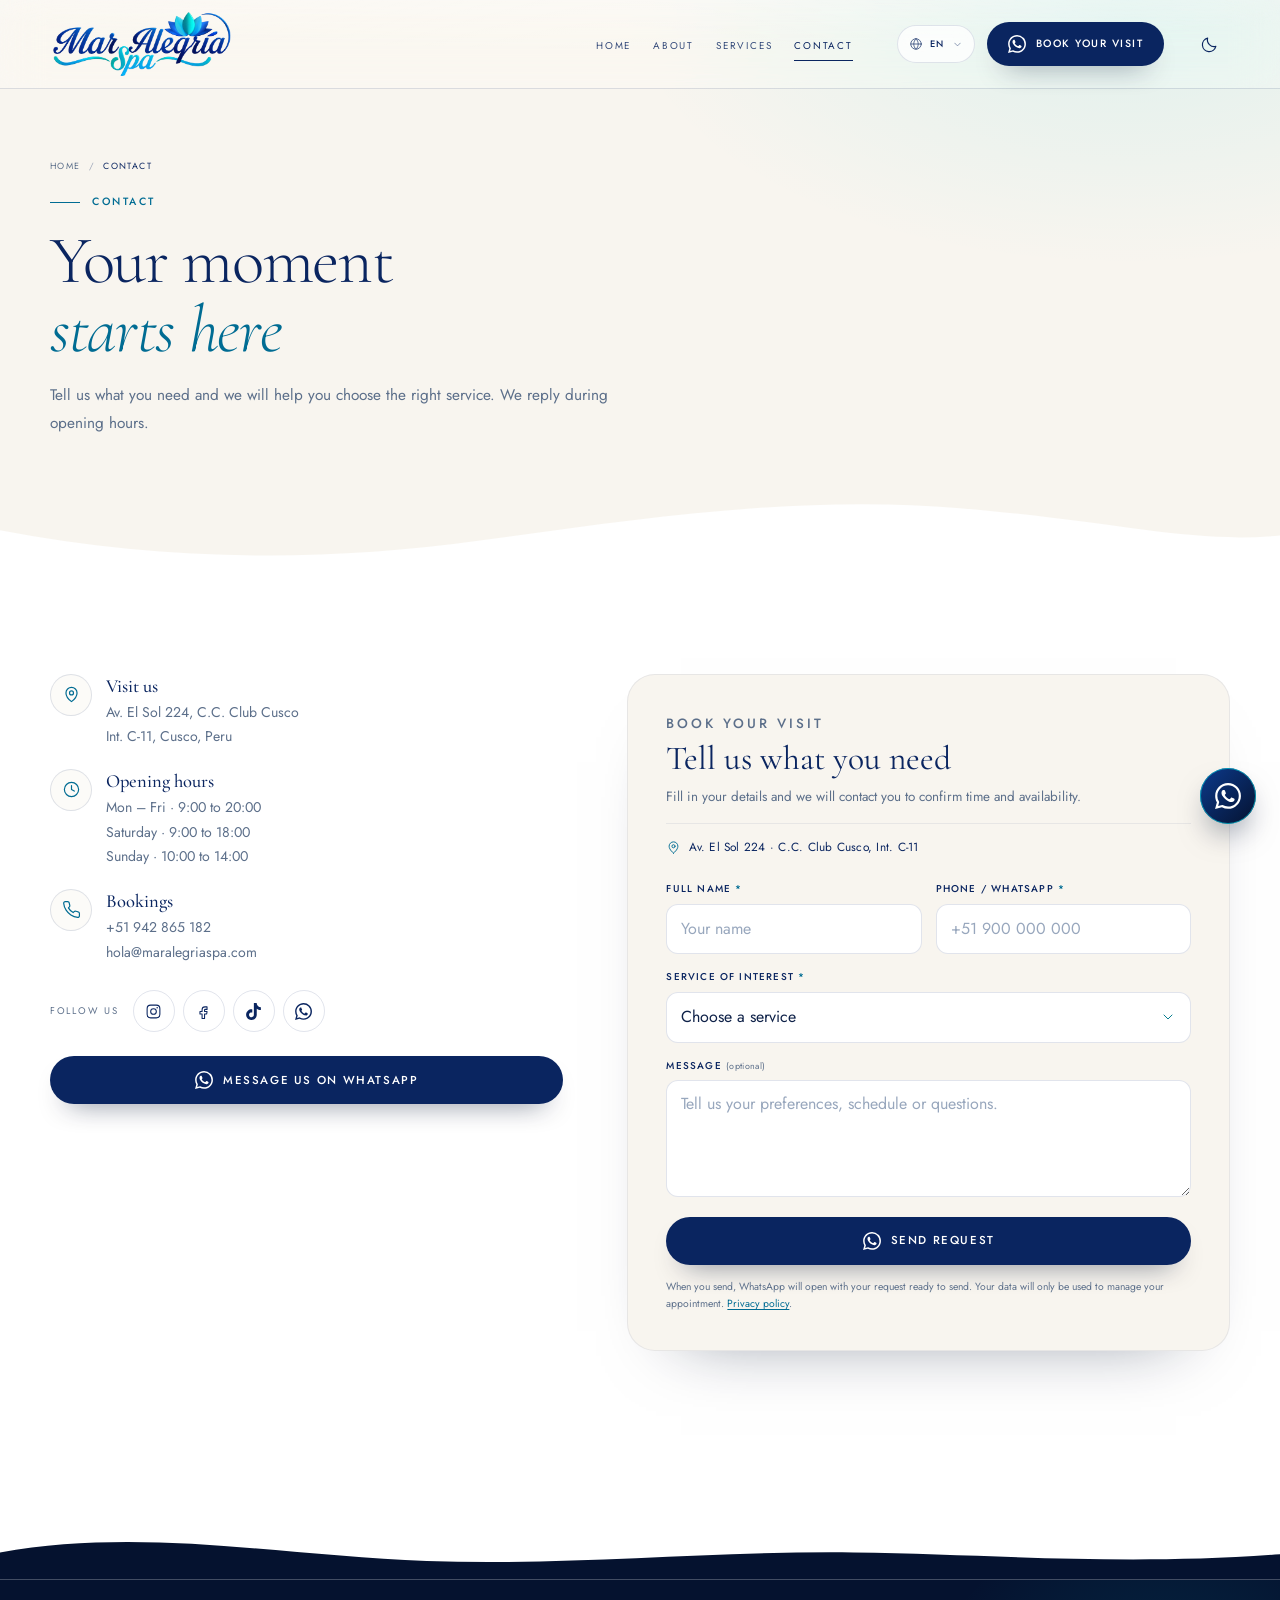
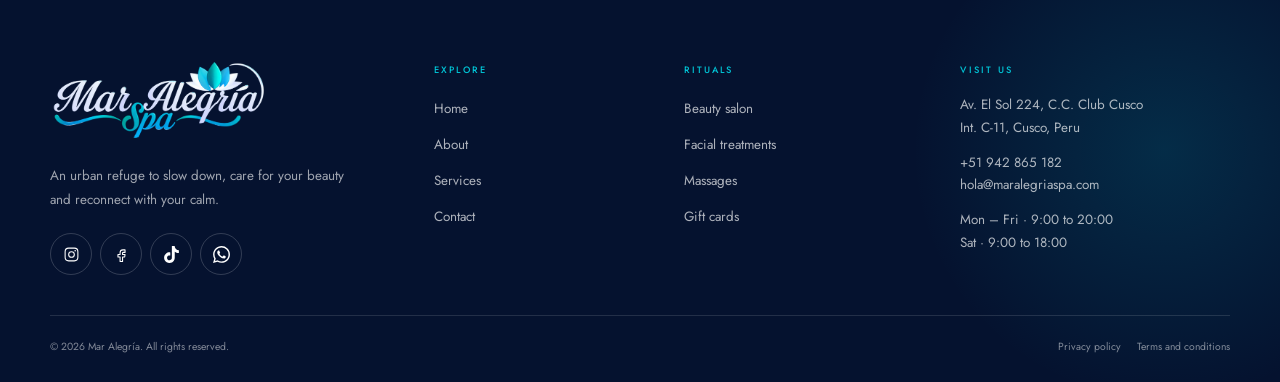
<file: contacto.html>
<!DOCTYPE html>
<html lang="es" data-theme="light">
<head>
  <meta charset="UTF-8">
  <meta name="viewport" content="width=device-width, initial-scale=1">
  <meta name="theme-color" content="#ffffff">
  <title data-i18n="meta.contact.title">Contacto y reservas · Mar Alegría</title>
  <meta name="description" data-i18n-attr="content:meta.contact.desc" content="Reserva tu cita en Mar Alegría: dirección, horarios, WhatsApp y formulario de contacto en Cusco.">
  <meta property="og:title" content="Contacto · Mar Alegría">
  <meta property="og:description" content="Escríbenos por WhatsApp, llámanos o completa el formulario. Te esperamos en Av. El Sol 224, Cusco.">
  <meta property="og:type" content="website">
  <meta property="og:image" content="https://images.pexels.com/photos/5605024/pexels-photo-5605024.jpeg?auto=compress&amp;cs=tinysrgb&amp;w=1200">
  <link rel="icon" href="assets/img/favicon.svg" type="image/svg+xml">
  <link rel="apple-touch-icon" href="assets/img/favicon.svg">

  <link rel="preconnect" href="https://fonts.googleapis.com">
  <link rel="preconnect" href="https://fonts.gstatic.com" crossorigin>
  <link href="https://fonts.googleapis.com/css2?family=Cormorant+Garamond:ital,wght@0,300;0,400;0,500;0,600;1,300;1,400&family=Jost:wght@300;400;500;600&display=swap" rel="stylesheet">

  <link rel="stylesheet" href="assets/css/styles.css">
  <script>
    (function () {
      try {
        var stored = localStorage.getItem('ma-theme');
        var theme = stored || (window.matchMedia('(prefers-color-scheme: dark)').matches ? 'dark' : 'light');
        document.documentElement.dataset.theme = theme;
        document.documentElement.style.colorScheme = theme;
      } catch (e) {}
      try {
        var lang = localStorage.getItem('ma-lang');
        if (!lang) {
          var nav = (navigator.language || 'es').slice(0, 2).toLowerCase();
          lang = nav === 'en' ? 'en' : nav === 'pt' ? 'pt' : 'es';
        }
        document.documentElement.lang = lang;
      } catch (e) {}
    })();
  </script>
  <script src="assets/js/i18n.js" defer></script>
  <script src="assets/js/main.js" defer></script>
</head>
<body data-page="contact">
  <a class="skip-link" href="#contenido" data-i18n="skip">Saltar al contenido</a>

  <svg class="svg-sprite" aria-hidden="true" focusable="false" xmlns="http://www.w3.org/2000/svg">
    <symbol id="i-arrow" viewBox="0 0 24 24"><path d="M4 12h15m-6-6 6 6-6 6"/></symbol>
    <symbol id="i-arrow-up" viewBox="0 0 24 24"><path d="M12 20V5m-6 6 6-6 6 6"/></symbol>
    <symbol id="i-arrow-up-right" viewBox="0 0 24 24"><path d="M7 17 17 7M8 7h9v9"/></symbol>
    <symbol id="i-whatsapp" viewBox="0 0 24 24"><path fill="currentColor" stroke="none" d="M17.47 14.38c-.3-.15-1.76-.87-2.03-.97-.27-.1-.47-.15-.67.15-.2.3-.77.97-.94 1.16-.17.2-.35.22-.64.08-.3-.15-1.26-.46-2.4-1.48-.88-.79-1.48-1.76-1.65-2.06-.17-.3-.02-.46.13-.6.13-.14.3-.35.45-.52.15-.18.2-.3.3-.5.1-.2.05-.37-.03-.52-.07-.15-.67-1.61-.92-2.2-.24-.58-.49-.5-.67-.51h-.57c-.2 0-.52.07-.8.37-.27.3-1.04 1.02-1.04 2.48 0 1.46 1.07 2.87 1.22 3.07.15.2 2.1 3.2 5.08 4.49.71.3 1.26.49 1.69.62.71.23 1.36.2 1.87.12.57-.09 1.76-.72 2-1.41.25-.7.25-1.29.18-1.42-.08-.12-.28-.2-.57-.34M12.05 21.8h-.01a9.87 9.87 0 0 1-5.03-1.38l-.36-.21-3.74.98 1-3.65-.24-.37a9.86 9.86 0 0 1-1.51-5.26c0-5.45 4.44-9.89 9.89-9.89 2.64 0 5.12 1.03 6.99 2.9a9.82 9.82 0 0 1 2.89 6.99c0 5.45-4.44 9.89-9.88 9.89m8.41-18.3A11.8 11.8 0 0 0 12.05 0C5.5 0 .16 5.33.16 11.89c0 2.1.55 4.14 1.59 5.95L.06 24l6.3-1.65a11.88 11.88 0 0 0 5.69 1.45h.01c6.55 0 11.89-5.34 11.89-11.9 0-3.18-1.23-6.17-3.48-8.41Z"/></symbol>
    <symbol id="i-instagram" viewBox="0 0 24 24"><rect x="3" y="3" width="18" height="18" rx="5"/><circle cx="12" cy="12" r="4"/><circle cx="17.2" cy="6.8" r="1.1" fill="currentColor" stroke="none"/></symbol>
    <symbol id="i-facebook" viewBox="0 0 24 24"><path d="M14 9h3V5.5h-3c-2.2 0-4 1.8-4 4V12H7v3.5h3V22h3.5v-6.5h3l.5-3.5h-3.5V9.8c0-.5.4-.8 1-.8Z"/></symbol>
    <symbol id="i-tiktok" viewBox="0 0 24 24"><path fill="currentColor" stroke="none" d="M12.53.02C13.84 0 15.14.01 16.44 0c.08 1.53.63 3.09 1.75 4.17 1.12 1.11 2.7 1.62 4.24 1.79v4.03c-1.44-.05-2.89-.35-4.2-.97-.57-.26-1.1-.59-1.62-.93-.01 2.92.01 5.84-.02 8.75-.08 1.4-.54 2.79-1.35 3.94-1.31 1.92-3.58 3.17-5.91 3.21-1.43.08-2.86-.31-4.08-1.03-2.02-1.19-3.44-3.37-3.65-5.71-.02-.5-.03-1-.01-1.49.18-1.9 1.12-3.72 2.58-4.96 1.66-1.44 3.98-2.13 6.15-1.72.02 1.48-.04 2.96-.04 4.44-.99-.32-2.15-.23-3.02.37-.63.41-1.11 1.04-1.36 1.75-.21.51-.15 1.07-.14 1.61.24 1.64 1.82 3.02 3.5 2.87 1.12-.01 2.19-.66 2.77-1.61.19-.33.4-.67.41-1.06.1-1.79.06-3.57.07-5.36.01-4.03-.01-8.05.02-12.07z"/></symbol>
    <symbol id="i-pin" viewBox="0 0 24 24"><path d="M12 21s7-5.3 7-11a7 7 0 1 0-14 0c0 5.7 7 11 7 11Z"/><circle cx="12" cy="10" r="2.5"/></symbol>
    <symbol id="i-clock" viewBox="0 0 24 24"><circle cx="12" cy="12" r="9"/><path d="M12 7v5l3.5 2"/></symbol>
    <symbol id="i-phone" viewBox="0 0 24 24"><path d="M22 16.92v3a2 2 0 0 1-2.18 2 19.8 19.8 0 0 1-8.63-3.07 19.5 19.5 0 0 1-6-6A19.8 19.8 0 0 1 2.12 4.2 2 2 0 0 1 4.11 2h3a2 2 0 0 1 2 1.72c.13.96.36 1.9.7 2.81a2 2 0 0 1-.45 2.11L8.09 9.91a16 16 0 0 0 6 6l1.27-1.27a2 2 0 0 1 2.11-.45c.91.34 1.85.57 2.81.7A2 2 0 0 1 22 16.92Z"/></symbol>
    <symbol id="i-mail" viewBox="0 0 24 24"><rect x="3" y="5" width="18" height="14" rx="2"/><path d="m3 7 9 6 9-6"/></symbol>
    <symbol id="i-check" viewBox="0 0 24 24"><path d="m4 12.5 5 5L20 6.5"/></symbol>
    <symbol id="i-sparkle" viewBox="0 0 24 24"><path d="M12 3c.6 4.8 4.2 8.4 9 9-4.8.6-8.4 4.2-9 9-.6-4.8-4.2-8.4-9-9 4.8-.6 8.4-4.2 9-9Z"/></symbol>
    <symbol id="i-lotus" viewBox="0 0 24 24"><path d="M12 20c-3.4 0-6.3-2-7.6-4.8 1.9-.3 3.6.2 5 1.4-1-3-.6-5.7 1-8.1.9 1.6 1.5 3.3 1.8 5.2.3-1.9.9-3.6 1.8-5.2 1.6 2.4 2 5.1 1 8.1 1.4-1.2 3.1-1.7 5-1.4C18.3 18 15.4 20 12 20Z"/><path d="M12 20v-3"/></symbol>
    <symbol id="i-globe" viewBox="0 0 24 24"><circle cx="12" cy="12" r="9"/><path d="M3 12h18M12 3c2.5 2.5 3.8 5.5 3.8 9S14.5 18.5 12 21c-2.5-2.5-3.8-5.5-3.8-9S9.5 5.5 12 3Z"/></symbol>
    <symbol id="i-chevron" viewBox="0 0 24 24"><path d="m6 9 6 6 6-6"/></symbol>
    <symbol id="i-stones" viewBox="0 0 24 24"><ellipse cx="12" cy="17.5" rx="8" ry="3"/><ellipse cx="12" cy="12" rx="5.8" ry="2.4"/><ellipse cx="12.4" cy="7" rx="3.8" ry="1.9"/></symbol>
    <symbol id="i-waves" viewBox="0 0 24 24"><path d="M3 9c2.3-2 4.6-2 7 0s4.7 2 7 0 4-2 4-2M3 15c2.3-2 4.6-2 7 0s4.7 2 7 0 4-2 4-2"/></symbol>
    <symbol id="i-face" viewBox="0 0 24 24"><circle cx="12" cy="12" r="8.5"/><path d="M8.5 10.5c.5-.6 1.5-.6 2 0M13.5 10.5c.5-.6 1.5-.6 2 0M9 14.8c1.8 1.4 4.2 1.4 6 0"/></symbol>
    <symbol id="i-leaf" viewBox="0 0 24 24"><path d="M5 19C5 12 10 7 19 6c-1 9-6 14-13 14"/><path d="M5 19c3-6 7-9 11-10.5"/></symbol>
    <symbol id="i-hand" viewBox="0 0 24 24"><path d="M8 13V6.5a1.5 1.5 0 0 1 3 0V12m0-6.5a1.5 1.5 0 0 1 3 0V12m0-5.5a1.5 1.5 0 0 1 3 0V13m0-4.5a1.5 1.5 0 0 1 3 0V16a5 5 0 0 1-5 5h-1.5a5.5 5.5 0 0 1-4.4-2.2L5 13.5a1.7 1.7 0 0 1 2.6-2.1L8 12"/></symbol>
    <symbol id="i-scissors" viewBox="0 0 24 24"><circle cx="6" cy="6" r="2.5"/><circle cx="6" cy="18" r="2.5"/><path d="M8.2 7.5 20 19M20 5 8.2 16.5"/></symbol>
    <symbol id="i-bottle" viewBox="0 0 24 24"><path d="M10 3h4v5h-4z"/><path d="M8 10c0-1.1.9-2 2-2h4c1.1 0 2 .9 2 2v8a3 3 0 0 1-3 3h-2a3 3 0 0 1-3-3z"/><path d="M10.5 14h3"/></symbol>
    <symbol id="i-palette" viewBox="0 0 24 24"><circle cx="12" cy="12" r="9"/><circle cx="8.5" cy="9" r="1.2" fill="currentColor" stroke="none"/><circle cx="12" cy="7" r="1.2" fill="currentColor" stroke="none"/><circle cx="15.5" cy="9" r="1.2" fill="currentColor" stroke="none"/><path d="M12 21c-1.4-1.2-.6-3 .6-3.6 1.4-.7 2.9.3 3.4 1.6.6 1.6-.6 2-1.5 2"/></symbol>
    <symbol id="i-sun" viewBox="0 0 24 24"><circle cx="12" cy="12" r="4.2"/><path d="M12 2v2.4M12 19.6V22M2 12h2.4M19.6 12H22M4.9 4.9l1.7 1.7M17.4 17.4l1.7 1.7M19.1 4.9l-1.7 1.7M6.6 17.4l-1.7 1.7"/></symbol>
    <symbol id="i-moon" viewBox="0 0 24 24"><path d="M20 14.4A8.6 8.6 0 0 1 9.6 4 8.6 8.6 0 1 0 20 14.4Z"/></symbol>
  </svg>

  <header class="site-header site-header--solid" id="siteHeader">
    <div class="container header__inner">
      <a class="brand" href="index.html" aria-label="Mar Alegría Spa">
        <img class="brand__logo brand__logo--color" src="assets/img/logo.png" alt="Mar Alegría Spa" width="600" height="209" decoding="async" fetchpriority="high">
        <img class="brand__logo brand__logo--light" src="assets/img/logo-light.png" alt="" width="600" height="209" decoding="async" fetchpriority="high">
      </a>

      <nav class="nav" aria-label="Navegación principal" data-i18n-attr="aria-label:nav.main">
        <ul class="nav__list">
          <li><a class="nav__link" href="index.html" data-i18n="nav.home">Inicio</a></li>
          <li><a class="nav__link" href="nosotros.html" data-i18n="nav.about">Nosotros</a></li>
          <li><a class="nav__link" href="servicios.html" data-i18n="nav.services">Servicios</a></li>
          <li><a class="nav__link" href="contacto.html" aria-current="page" data-i18n="nav.contact">Contacto</a></li>
        </ul>
        <div class="header__tools">
          <div class="lang-switcher header__lang" data-lang-switcher>
            <button class="lang-switcher__trigger" type="button" aria-haspopup="menu" aria-expanded="false" aria-label="Idioma" data-i18n-attr="aria-label:nav.language">
              <svg class="icon lang-switcher__globe" aria-hidden="true"><use href="#i-globe"></use></svg>
              <span class="lang-switcher__value" data-lang-value>ES</span>
              <svg class="icon lang-switcher__chevron" aria-hidden="true"><use href="#i-chevron"></use></svg>
            </button>
            <div class="lang-switcher__menu" role="menu" aria-label="Idioma" data-i18n-attr="aria-label:nav.language">
              <button class="lang-switcher__option is-active" type="button" role="menuitemradio" aria-checked="true" data-lang="es" lang="es">
                <span class="lang-switcher__code">ES</span>
                <span class="lang-switcher__name">Español</span>
                <svg class="icon lang-switcher__check" aria-hidden="true"><use href="#i-check"></use></svg>
              </button>
              <button class="lang-switcher__option" type="button" role="menuitemradio" aria-checked="false" data-lang="en" lang="en">
                <span class="lang-switcher__code">EN</span>
                <span class="lang-switcher__name">English</span>
                <svg class="icon lang-switcher__check" aria-hidden="true"><use href="#i-check"></use></svg>
              </button>
              <button class="lang-switcher__option" type="button" role="menuitemradio" aria-checked="false" data-lang="pt" lang="pt">
                <span class="lang-switcher__code">PT</span>
                <span class="lang-switcher__name">Português</span>
                <svg class="icon lang-switcher__check" aria-hidden="true"><use href="#i-check"></use></svg>
              </button>
            </div>
          </div>
          <a class="btn btn--primary btn--sm nav__cta js-wa" href="https://wa.me/51942865182" target="_blank" rel="noopener">
            <svg class="icon" aria-hidden="true"><use href="#i-whatsapp"></use></svg>
            <span data-i18n="cta.book">Reserva tu cita</span>
          </a>
        </div>
      </nav>

      <div class="header__actions">
        <div class="lang-switcher header__lang header__lang--mobile" data-lang-switcher>
          <button class="lang-switcher__trigger" type="button" aria-haspopup="menu" aria-expanded="false" aria-label="Idioma" data-i18n-attr="aria-label:nav.language">
            <svg class="icon lang-switcher__globe" aria-hidden="true"><use href="#i-globe"></use></svg>
            <span class="lang-switcher__value" data-lang-value>ES</span>
            <svg class="icon lang-switcher__chevron" aria-hidden="true"><use href="#i-chevron"></use></svg>
          </button>
          <div class="lang-switcher__menu" role="menu" aria-label="Idioma" data-i18n-attr="aria-label:nav.language">
            <button class="lang-switcher__option is-active" type="button" role="menuitemradio" aria-checked="true" data-lang="es" lang="es">
              <span class="lang-switcher__code">ES</span>
              <span class="lang-switcher__name">Español</span>
              <svg class="icon lang-switcher__check" aria-hidden="true"><use href="#i-check"></use></svg>
            </button>
            <button class="lang-switcher__option" type="button" role="menuitemradio" aria-checked="false" data-lang="en" lang="en">
              <span class="lang-switcher__code">EN</span>
              <span class="lang-switcher__name">English</span>
              <svg class="icon lang-switcher__check" aria-hidden="true"><use href="#i-check"></use></svg>
            </button>
            <button class="lang-switcher__option" type="button" role="menuitemradio" aria-checked="false" data-lang="pt" lang="pt">
              <span class="lang-switcher__code">PT</span>
              <span class="lang-switcher__name">Português</span>
              <svg class="icon lang-switcher__check" aria-hidden="true"><use href="#i-check"></use></svg>
            </button>
          </div>
        </div>
        <button class="icon-btn js-theme" type="button" aria-pressed="false" aria-label="Cambiar a modo oscuro">
          <svg class="icon theme-icon theme-icon--moon" aria-hidden="true"><use href="#i-moon"></use></svg>
          <svg class="icon theme-icon theme-icon--sun" aria-hidden="true"><use href="#i-sun"></use></svg>
        </button>
        <button class="nav-toggle" id="navToggle" type="button" aria-expanded="false" aria-controls="mobileMenu" aria-label="Abrir menú">
          <span class="nav-toggle__box" aria-hidden="true"><span></span><span></span><span></span></span>
        </button>
      </div>
    </div>
  </header>

  <div class="mobile-menu" id="mobileMenu" aria-hidden="true">
    <div class="container mobile-menu__inner">
      <nav aria-label="Navegación móvil" data-i18n-attr="aria-label:nav.mobile">
        <ul class="mobile-menu__list">
          <li><a href="index.html"><span>01</span><span data-i18n="nav.home">Inicio</span></a></li>
          <li><a href="nosotros.html"><span>02</span><span data-i18n="nav.about">Nosotros</span></a></li>
          <li><a href="servicios.html"><span>03</span><span data-i18n="nav.services">Servicios</span></a></li>
          <li><a href="contacto.html" aria-current="page"><span>04</span><span data-i18n="nav.contact">Contacto</span></a></li>
        </ul>
      </nav>
      <div class="mobile-menu__footer">
        <a class="btn btn--light btn--block js-wa" href="https://wa.me/51942865182" target="_blank" rel="noopener">
          <svg class="icon" aria-hidden="true"><use href="#i-whatsapp"></use></svg>
          <span data-i18n="cta.book">Reserva tu cita</span>
        </a>
        <a class="mobile-menu__phone" href="tel:+51942865182">+51 942 865 182</a>
        <div class="socials socials--light">
          <a href="https://www.instagram.com/maralegriaspa/" target="_blank" rel="noopener" data-i18n-attr="aria-label:social.instagram" aria-label="Instagram de Mar Alegría"><svg class="icon" aria-hidden="true"><use href="#i-instagram"></use></svg></a>
          <a href="https://www.facebook.com/maralegria.spa" target="_blank" rel="noopener" data-i18n-attr="aria-label:social.facebook" aria-label="Facebook de Mar Alegría"><svg class="icon" aria-hidden="true"><use href="#i-facebook"></use></svg></a>
          <a href="https://www.tiktok.com/@maralegriaspa" target="_blank" rel="noopener" data-i18n-attr="aria-label:social.tiktok" aria-label="TikTok de Mar Alegría"><svg class="icon" aria-hidden="true"><use href="#i-tiktok"></use></svg></a>
          <a class="js-wa" href="https://wa.me/51942865182" target="_blank" rel="noopener" data-i18n-attr="aria-label:social.whatsapp" aria-label="WhatsApp de Mar Alegría"><svg class="icon" aria-hidden="true"><use href="#i-whatsapp"></use></svg></a>
        </div>
      </div>
    </div>
  </div>

  <main id="contenido">
    <section class="page-hero">
      <div class="container">
        <nav class="breadcrumb" aria-label="Ruta de navegación" data-i18n-attr="aria-label:nav.breadcrumb">
          <ol>
            <li><a href="index.html" data-i18n="nav.home">Inicio</a></li>
            <li aria-current="page" data-i18n="nav.contact">Contacto</li>
          </ol>
        </nav>
        <div class="page-hero__inner">
          <p class="eyebrow" data-i18n="contact.eyebrow">Contacto</p>
          <h1 class="page-title" data-i18n-html="contact.titleHtml">Tu momento<br><em>empieza aquí</em></h1>
          <p class="page-lead" data-i18n="contact.lead">Cuéntanos qué necesitas y te ayudaremos a elegir el servicio ideal. Respondemos dentro del horario de atención.</p>
        </div>
      </div>
      <div class="wave" aria-hidden="true">
        <svg viewBox="0 0 1440 90" preserveAspectRatio="none"><path class="wave__fill" d="M0 52c180 36 360 38 540 12 180-26 360-54 540-38 180 16 260 42 360 32v32H0Z"/></svg>
      </div>
    </section>

    <section class="section contact">
      <div class="container contact__grid">
        <div class="contact__info reveal">
          <ul class="contact-list">
            <li class="contact-item">
              <span class="contact-item__icon" aria-hidden="true"><svg class="icon"><use href="#i-pin"></use></svg></span>
              <div>
                <h2 class="contact-item__title" data-i18n="contact.visit">Visítanos</h2>
                <p data-i18n-html="contact.addressHtml">Av. El Sol 224, C.C. Club Cusco<br>Int. C-11, Cusco, Perú</p>
              </div>
            </li>
            <li class="contact-item">
              <span class="contact-item__icon" aria-hidden="true"><svg class="icon"><use href="#i-clock"></use></svg></span>
              <div>
                <h2 class="contact-item__title" data-i18n="contact.hours">Horarios</h2>
                <p data-i18n-html="contact.hoursHtml">Lun – Vie · 9:00 a 20:00<br>Sábado · 9:00 a 18:00<br>Domingo · 10:00 a 14:00</p>
              </div>
            </li>
            <li class="contact-item">
              <span class="contact-item__icon" aria-hidden="true"><svg class="icon"><use href="#i-phone"></use></svg></span>
              <div>
                <h2 class="contact-item__title" data-i18n="contact.bookings">Reservas</h2>
                <p>
                  <a href="tel:+51942865182">+51 942 865 182</a><br>
                  <a href="mailto:hola@maralegriaspa.com">hola@maralegriaspa.com</a>
                </p>
              </div>
            </li>
          </ul>

          <div class="contact__socials">
            <span data-i18n="contact.socialsLabel">Síguenos</span>
            <div class="socials">
              <a href="https://www.instagram.com/maralegriaspa/" target="_blank" rel="noopener" data-i18n-attr="aria-label:social.instagram" aria-label="Instagram de Mar Alegría"><svg class="icon" aria-hidden="true"><use href="#i-instagram"></use></svg></a>
              <a href="https://www.facebook.com/maralegria.spa" target="_blank" rel="noopener" data-i18n-attr="aria-label:social.facebook" aria-label="Facebook de Mar Alegría"><svg class="icon" aria-hidden="true"><use href="#i-facebook"></use></svg></a>
              <a href="https://www.tiktok.com/@maralegriaspa" target="_blank" rel="noopener" data-i18n-attr="aria-label:social.tiktok" aria-label="TikTok de Mar Alegría"><svg class="icon" aria-hidden="true"><use href="#i-tiktok"></use></svg></a>
              <a class="js-wa" href="https://wa.me/51942865182" target="_blank" rel="noopener" data-i18n-attr="aria-label:social.whatsapp" aria-label="WhatsApp de Mar Alegría"><svg class="icon" aria-hidden="true"><use href="#i-whatsapp"></use></svg></a>
            </div>
          </div>

          <a class="btn btn--primary btn--block js-wa" href="https://wa.me/51942865182" target="_blank" rel="noopener">
            <svg class="icon" aria-hidden="true"><use href="#i-whatsapp"></use></svg>
            <span data-i18n="contact.waBtn">Escríbenos por WhatsApp</span>
          </a>

        </div>

        <div class="contact__form-wrap reveal">
          <div class="form__head">
            <p class="form__eyebrow" data-i18n="form.eyebrow">Reserva tu cita</p>
            <h2 data-i18n="form.title">Cuéntanos qué necesitas</h2>
            <p data-i18n="form.lead">Completa tus datos y te contactaremos para confirmar horario y disponibilidad.</p>
            <p class="form__location">
              <svg class="icon" aria-hidden="true"><use href="#i-pin"></use></svg>
              <span>Av. El Sol 224 · C.C. Club Cusco, Int. C-11</span>
            </p>
          </div>

          <form class="form" id="contactForm" novalidate>
            <div class="form__row">
              <div class="field">
                <label for="name"><span data-i18n="form.name">Nombre completo</span> <span aria-hidden="true">*</span></label>
                <input type="text" id="name" name="name" autocomplete="name" placeholder="Tu nombre" data-i18n-attr="placeholder:form.namePlaceholder" aria-describedby="nameError" required>
                <p class="field__error" id="nameError" aria-live="polite"></p>
              </div>
              <div class="field">
                <label for="phone"><span data-i18n="form.phone">Teléfono / WhatsApp</span> <span aria-hidden="true">*</span></label>
                <input type="tel" id="phone" name="phone" inputmode="tel" autocomplete="tel" placeholder="+51 900 000 000" data-i18n-attr="placeholder:form.phonePlaceholder" aria-describedby="phoneError" required>
                <p class="field__error" id="phoneError" aria-live="polite"></p>
              </div>
            </div>

            <div class="field">
              <label for="service"><span data-i18n="form.service">Servicio de interés</span> <span aria-hidden="true">*</span></label>
              <select id="service" name="service" aria-describedby="serviceError" required>
                <option value="" selected data-i18n="form.servicePlaceholder">Selecciona un servicio</option>
                <optgroup label="Salón de belleza" data-i18n-attr="label:form.groupSalon">
                  <option value="corte" data-i18n="svc.corte.name">Corte &amp; styling</option>
                  <option value="color" data-i18n="svc.color.name">Color &amp; mechas</option>
                  <option value="manicura" data-i18n="svc.manicura.name">Manicura spa</option>
                  <option value="pedicura" data-i18n="svc.pedicura.name">Pedicura spa</option>
                  <option value="capilar" data-i18n="svc.capilar.name">Hidratación capilar</option>
                  <option value="maquillaje" data-i18n="svc.maquillaje.name">Maquillaje &amp; peinado</option>
                </optgroup>
                <optgroup label="Tratamientos faciales" data-i18n-attr="label:form.groupFacial">
                  <option value="limpieza" data-i18n="svc.limpieza.name">Limpieza facial profunda</option>
                  <option value="hidratacion" data-i18n="svc.hidratacion.name">Hidratación facial</option>
                  <option value="iluminador" data-i18n="svc.iluminador.name">Ritual iluminador</option>
                </optgroup>
                <optgroup label="Masajes" data-i18n-attr="label:form.groupMassage">
                  <option value="relajante" data-i18n="svc.relajante.name">Masaje relajante</option>
                  <option value="descontracturante" data-i18n="svc.descontracturante.name">Masaje descontracturante</option>
                  <option value="piedras" data-i18n="svc.piedras.name">Piedras calientes</option>
                </optgroup>
                <option value="otro" data-i18n="form.optionOther">Otro / quiero asesoría</option>
              </select>
              <p class="field__error" id="serviceError" aria-live="polite"></p>
            </div>

            <div class="field">
              <label for="message"><span data-i18n="form.message">Mensaje</span> <span class="field__optional" data-i18n="form.optional">(opcional)</span></label>
              <textarea id="message" name="message" rows="4" placeholder="Cuéntanos tus preferencias, horarios o inquietudes." data-i18n-attr="placeholder:form.messagePlaceholder"></textarea>
            </div>

            <button class="btn btn--primary btn--block" type="submit">
              <svg class="icon" aria-hidden="true"><use href="#i-whatsapp"></use></svg>
              <span data-i18n="form.submit">Enviar solicitud</span>
            </button>

            <p class="form__legal" data-i18n-html="form.legalHtml">Al enviar, se abrirá WhatsApp con tu solicitud lista para enviar. Tus datos solo se usarán para gestionar tu cita. <a href="#">Política de privacidad</a>.</p>
            <p class="form__status" id="formStatus" role="status" aria-live="polite"></p>
            <noscript><p class="form__legal" data-i18n-html="form.noscriptHtml">Activa JavaScript para usar el formulario o escríbenos directamente al <a href="https://wa.me/51942865182">+51 942 865 182</a>.</p></noscript>
          </form>
        </div>
      </div>
    </section>
  </main>

  <div class="pre-footer-wave" aria-hidden="true">
    <svg viewBox="0 0 1440 90" preserveAspectRatio="none"><path fill="#05122F" d="M0 58c160-30 320 4 480 10s320-12 480-10 300 16 480 2v30H0Z"/></svg>
  </div>

  <footer class="footer">
    <div class="container footer__grid">
      <div class="footer__brand">
        <a class="brand brand--footer" href="index.html" aria-label="Mar Alegría Spa">
          <img class="brand__logo brand__logo--color" src="assets/img/logo.png" alt="Mar Alegría Spa" width="600" height="209" loading="lazy" decoding="async">
          <img class="brand__logo brand__logo--light" src="assets/img/logo-light.png" alt="" width="600" height="209" loading="lazy" decoding="async">
        </a>
        <p data-i18n="footer.tagline">Un refugio urbano para bajar el ritmo, cuidar tu belleza y reencontrarte con tu calma.</p>
        <div class="socials socials--light">
          <a href="https://www.instagram.com/maralegriaspa/" target="_blank" rel="noopener" data-i18n-attr="aria-label:social.instagram" aria-label="Instagram de Mar Alegría"><svg class="icon" aria-hidden="true"><use href="#i-instagram"></use></svg></a>
          <a href="https://www.facebook.com/maralegria.spa" target="_blank" rel="noopener" data-i18n-attr="aria-label:social.facebook" aria-label="Facebook de Mar Alegría"><svg class="icon" aria-hidden="true"><use href="#i-facebook"></use></svg></a>
          <a href="https://www.tiktok.com/@maralegriaspa" target="_blank" rel="noopener" data-i18n-attr="aria-label:social.tiktok" aria-label="TikTok de Mar Alegría"><svg class="icon" aria-hidden="true"><use href="#i-tiktok"></use></svg></a>
          <a class="js-wa" href="https://wa.me/51942865182" target="_blank" rel="noopener" data-i18n-attr="aria-label:social.whatsapp" aria-label="WhatsApp de Mar Alegría"><svg class="icon" aria-hidden="true"><use href="#i-whatsapp"></use></svg></a>
        </div>
      </div>

      <nav class="footer__col" aria-label="Explorar" data-i18n-attr="aria-label:footer.exploreLabel">
        <h3 data-i18n="footer.explore">Explorar</h3>
        <ul>
          <li><a href="index.html" data-i18n="nav.home">Inicio</a></li>
          <li><a href="nosotros.html" data-i18n="nav.about">Nosotros</a></li>
          <li><a href="servicios.html" data-i18n="nav.services">Servicios</a></li>
          <li><a href="contacto.html" data-i18n="nav.contact">Contacto</a></li>
        </ul>
      </nav>

      <nav class="footer__col" aria-label="Rituales" data-i18n-attr="aria-label:footer.ritualsLabel">
        <h3 data-i18n="footer.rituals">Rituales</h3>
        <ul>
          <li><a href="servicios.html#salon" data-i18n="cat.salon">Salón de belleza</a></li>
          <li><a href="servicios.html#faciales" data-i18n="cat.facial">Tratamientos faciales</a></li>
          <li><a href="servicios.html#masajes" data-i18n="cat.massage">Masajes</a></li>
          <li><a class="js-wa" href="https://wa.me/51942865182" target="_blank" rel="noopener" data-i18n="footer.gifts">Tarjetas de regalo</a></li>
        </ul>
      </nav>

      <div class="footer__col footer__contact">
        <h3 data-i18n="footer.visit">Visítanos</h3>
        <p data-i18n-html="footer.addressHtml">Av. El Sol 224, C.C. Club Cusco<br>Int. C-11, Cusco, Perú</p>
        <p><a href="tel:+51942865182">+51 942 865 182</a><br><a href="mailto:hola@maralegriaspa.com">hola@maralegriaspa.com</a></p>
        <p data-i18n-html="footer.hoursHtml">Lun – Vie · 9:00 a 20:00<br>Sáb · 9:00 a 18:00</p>
      </div>
    </div>

    <div class="container footer__bottom">
      <p>© <span id="year">2026</span> Mar Alegría. <span data-i18n="footer.rights">Todos los derechos reservados.</span></p>
      <ul>
        <li><a href="#" data-i18n="footer.privacy">Política de privacidad</a></li>
        <li><a href="#" data-i18n="footer.terms">Términos y condiciones</a></li>
      </ul>
    </div>
  </footer>

  <div class="float-actions">
    <a class="fab js-wa" href="https://wa.me/51942865182" target="_blank" rel="noopener" data-i18n-attr="aria-label:cta.bookWhatsapp" aria-label="Reserva tu cita por WhatsApp">
      <span class="fab__pulse" aria-hidden="true"></span>
      <svg class="icon" aria-hidden="true"><use href="#i-whatsapp"></use></svg>
      <span class="fab__label" aria-hidden="true" data-i18n="cta.book">Reserva tu cita</span>
    </a>
    <button class="to-top" id="toTop" type="button" data-i18n-attr="aria-label:cta.top" aria-label="Volver arriba">
      <svg class="icon" aria-hidden="true"><use href="#i-arrow-up"></use></svg>
    </button>
  </div>
</body>
</html>
</file>
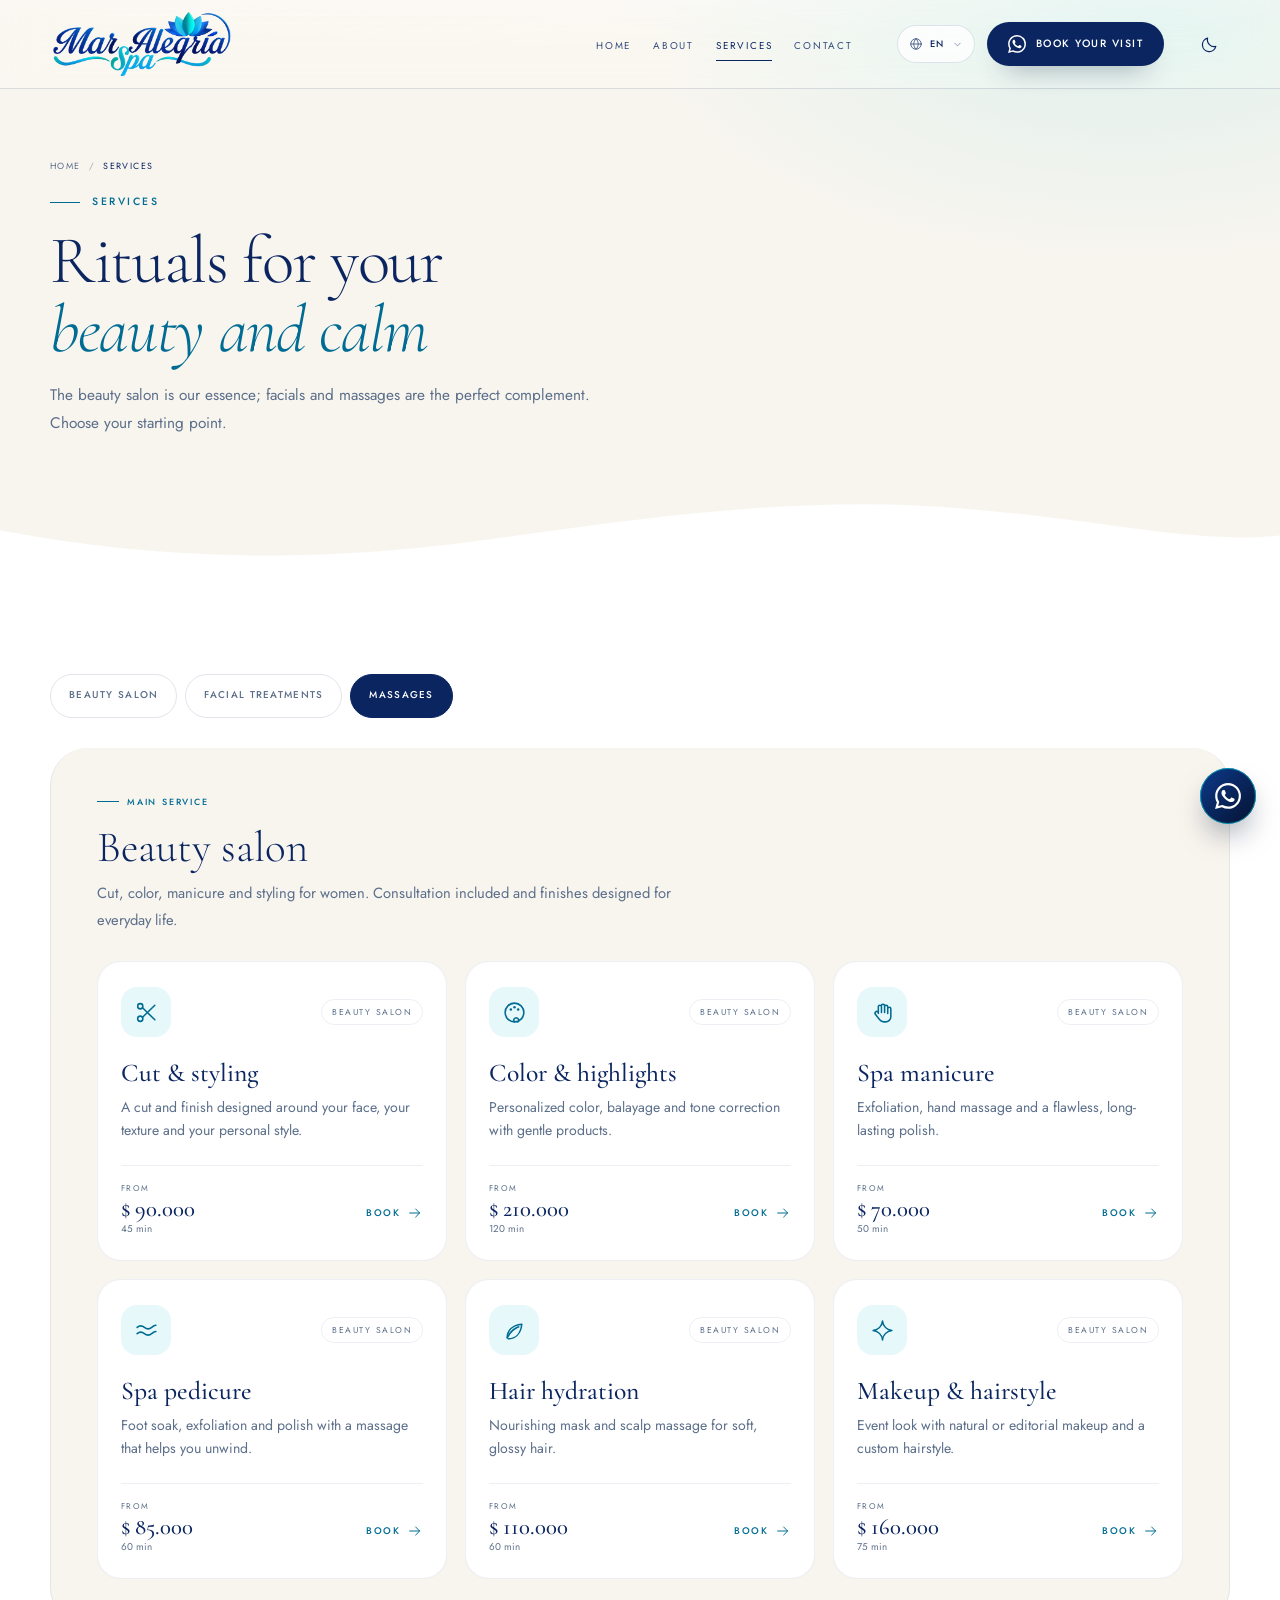
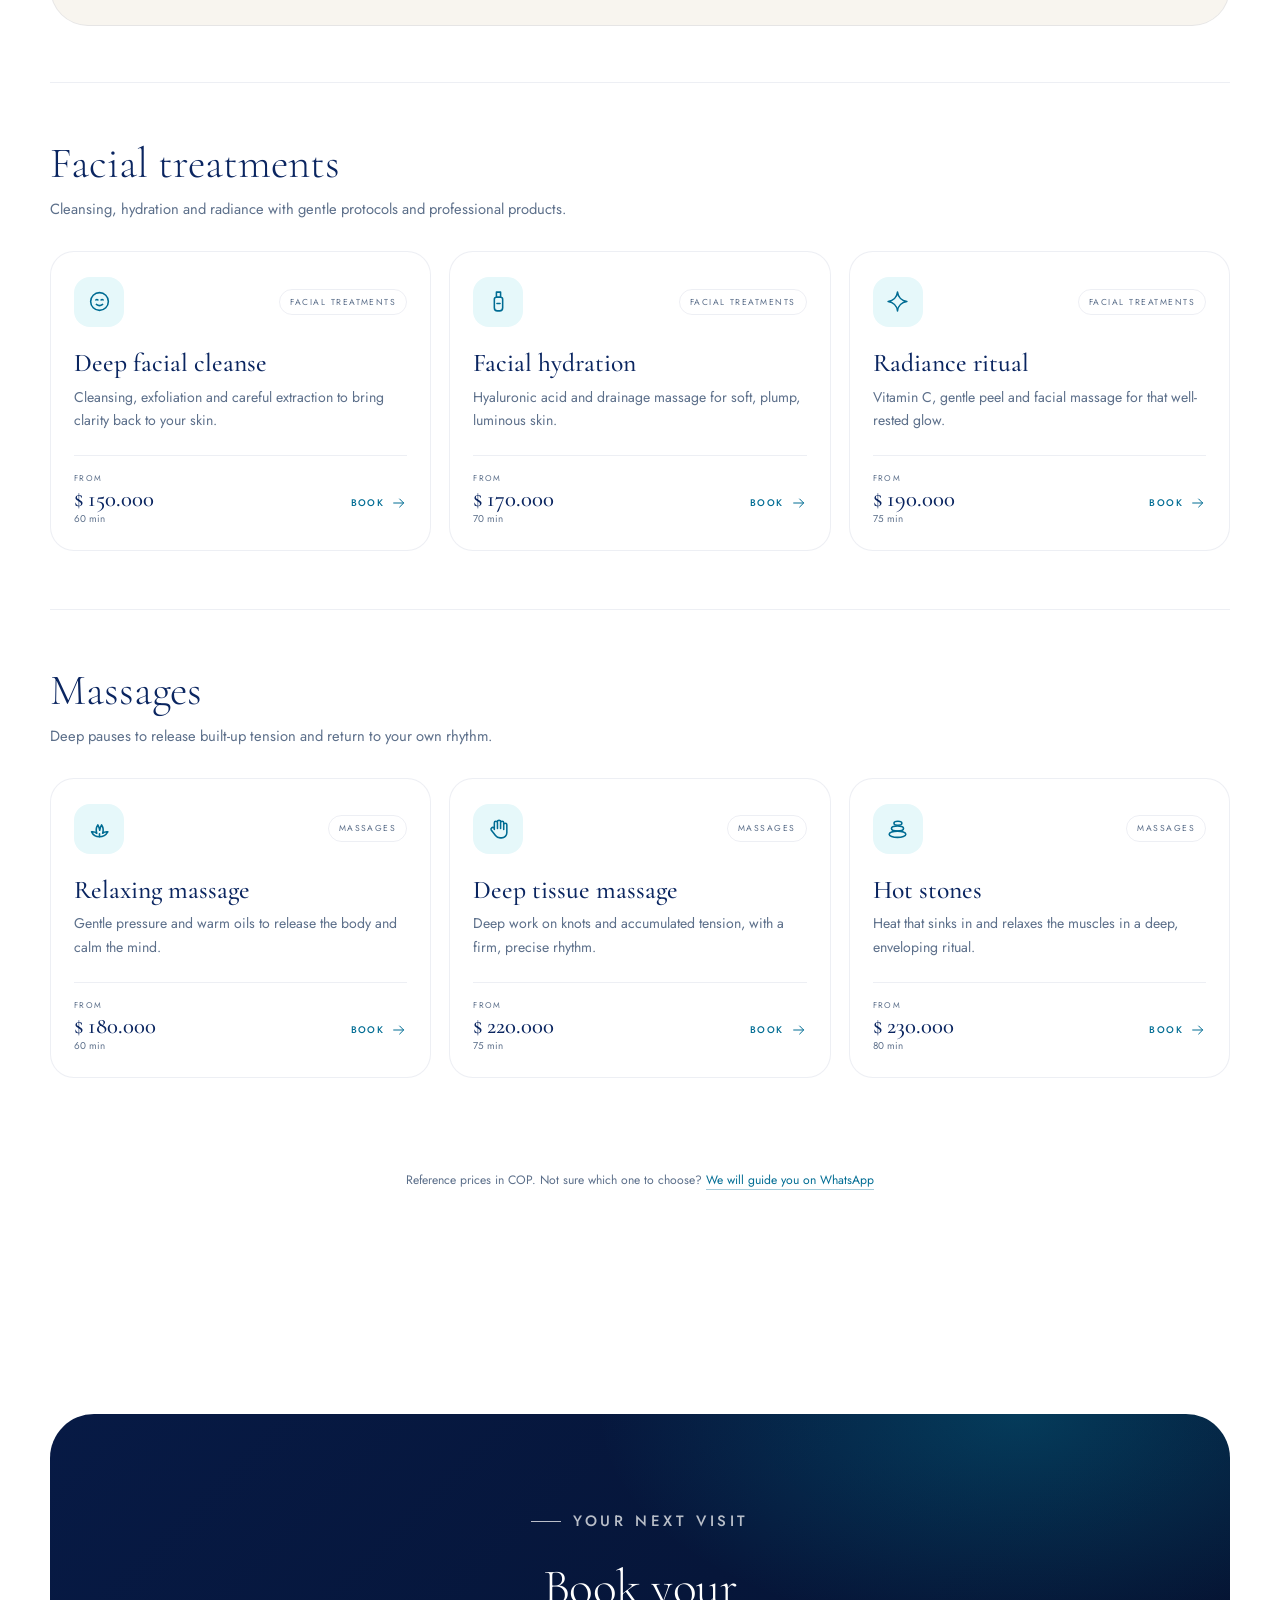
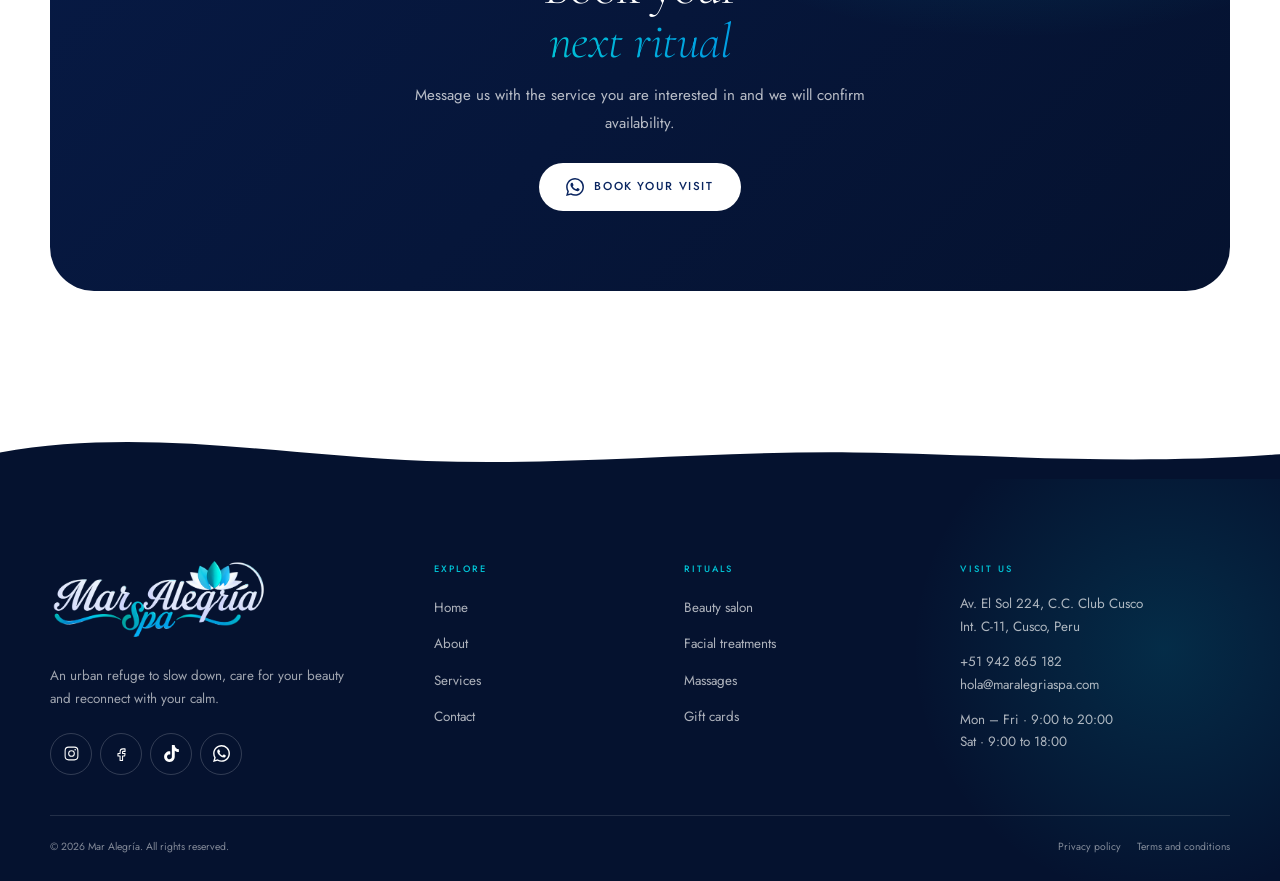
<file: servicios.html>
<!DOCTYPE html>
<html lang="es" data-theme="light">
<head>
  <meta charset="UTF-8">
  <meta name="viewport" content="width=device-width, initial-scale=1">
  <meta name="theme-color" content="#ffffff">
  <title data-i18n="meta.services.title">Servicios · Salón de belleza, faciales y masajes | Mar Alegría</title>
  <meta name="description" data-i18n-attr="content:meta.services.desc" content="Corte, color, manicura, tratamientos faciales y masajes. Descubre los servicios y precios de Mar Alegría en Cusco.">
  <meta property="og:title" content="Servicios · Mar Alegría">
  <meta property="og:description" content="Salón de belleza, tratamientos faciales y masajes. Elige tu ritual y reserva por WhatsApp.">
  <meta property="og:type" content="website">
  <meta property="og:image" content="https://images.pexels.com/photos/3993449/pexels-photo-3993449.jpeg?auto=compress&amp;cs=tinysrgb&amp;w=1200">
  <link rel="icon" href="assets/img/favicon.svg" type="image/svg+xml">
  <link rel="apple-touch-icon" href="assets/img/favicon.svg">

  <link rel="preconnect" href="https://fonts.googleapis.com">
  <link rel="preconnect" href="https://fonts.gstatic.com" crossorigin>
  <link href="https://fonts.googleapis.com/css2?family=Cormorant+Garamond:ital,wght@0,300;0,400;0,500;0,600;1,300;1,400&family=Jost:wght@300;400;500;600&display=swap" rel="stylesheet">

  <link rel="stylesheet" href="assets/css/styles.css">
  <script>
    (function () {
      try {
        var stored = localStorage.getItem('ma-theme');
        var theme = stored || (window.matchMedia('(prefers-color-scheme: dark)').matches ? 'dark' : 'light');
        document.documentElement.dataset.theme = theme;
        document.documentElement.style.colorScheme = theme;
      } catch (e) {}
      try {
        var lang = localStorage.getItem('ma-lang');
        if (!lang) {
          var nav = (navigator.language || 'es').slice(0, 2).toLowerCase();
          lang = nav === 'en' ? 'en' : nav === 'pt' ? 'pt' : 'es';
        }
        document.documentElement.lang = lang;
      } catch (e) {}
    })();
  </script>
  <script src="assets/js/i18n.js" defer></script>
  <script src="assets/js/main.js" defer></script>
</head>
<body data-page="services">
  <a class="skip-link" href="#contenido" data-i18n="skip">Saltar al contenido</a>

  <svg class="svg-sprite" aria-hidden="true" focusable="false" xmlns="http://www.w3.org/2000/svg">
    <symbol id="i-arrow" viewBox="0 0 24 24"><path d="M4 12h15m-6-6 6 6-6 6"/></symbol>
    <symbol id="i-arrow-up" viewBox="0 0 24 24"><path d="M12 20V5m-6 6 6-6 6 6"/></symbol>
    <symbol id="i-arrow-up-right" viewBox="0 0 24 24"><path d="M7 17 17 7M8 7h9v9"/></symbol>
    <symbol id="i-whatsapp" viewBox="0 0 24 24"><path fill="currentColor" stroke="none" d="M17.47 14.38c-.3-.15-1.76-.87-2.03-.97-.27-.1-.47-.15-.67.15-.2.3-.77.97-.94 1.16-.17.2-.35.22-.64.08-.3-.15-1.26-.46-2.4-1.48-.88-.79-1.48-1.76-1.65-2.06-.17-.3-.02-.46.13-.6.13-.14.3-.35.45-.52.15-.18.2-.3.3-.5.1-.2.05-.37-.03-.52-.07-.15-.67-1.61-.92-2.2-.24-.58-.49-.5-.67-.51h-.57c-.2 0-.52.07-.8.37-.27.3-1.04 1.02-1.04 2.48 0 1.46 1.07 2.87 1.22 3.07.15.2 2.1 3.2 5.08 4.49.71.3 1.26.49 1.69.62.71.23 1.36.2 1.87.12.57-.09 1.76-.72 2-1.41.25-.7.25-1.29.18-1.42-.08-.12-.28-.2-.57-.34M12.05 21.8h-.01a9.87 9.87 0 0 1-5.03-1.38l-.36-.21-3.74.98 1-3.65-.24-.37a9.86 9.86 0 0 1-1.51-5.26c0-5.45 4.44-9.89 9.89-9.89 2.64 0 5.12 1.03 6.99 2.9a9.82 9.82 0 0 1 2.89 6.99c0 5.45-4.44 9.89-9.88 9.89m8.41-18.3A11.8 11.8 0 0 0 12.05 0C5.5 0 .16 5.33.16 11.89c0 2.1.55 4.14 1.59 5.95L.06 24l6.3-1.65a11.88 11.88 0 0 0 5.69 1.45h.01c6.55 0 11.89-5.34 11.89-11.9 0-3.18-1.23-6.17-3.48-8.41Z"/></symbol>
    <symbol id="i-instagram" viewBox="0 0 24 24"><rect x="3" y="3" width="18" height="18" rx="5"/><circle cx="12" cy="12" r="4"/><circle cx="17.2" cy="6.8" r="1.1" fill="currentColor" stroke="none"/></symbol>
    <symbol id="i-facebook" viewBox="0 0 24 24"><path d="M14 9h3V5.5h-3c-2.2 0-4 1.8-4 4V12H7v3.5h3V22h3.5v-6.5h3l.5-3.5h-3.5V9.8c0-.5.4-.8 1-.8Z"/></symbol>
    <symbol id="i-tiktok" viewBox="0 0 24 24"><path fill="currentColor" stroke="none" d="M12.53.02C13.84 0 15.14.01 16.44 0c.08 1.53.63 3.09 1.75 4.17 1.12 1.11 2.7 1.62 4.24 1.79v4.03c-1.44-.05-2.89-.35-4.2-.97-.57-.26-1.1-.59-1.62-.93-.01 2.92.01 5.84-.02 8.75-.08 1.4-.54 2.79-1.35 3.94-1.31 1.92-3.58 3.17-5.91 3.21-1.43.08-2.86-.31-4.08-1.03-2.02-1.19-3.44-3.37-3.65-5.71-.02-.5-.03-1-.01-1.49.18-1.9 1.12-3.72 2.58-4.96 1.66-1.44 3.98-2.13 6.15-1.72.02 1.48-.04 2.96-.04 4.44-.99-.32-2.15-.23-3.02.37-.63.41-1.11 1.04-1.36 1.75-.21.51-.15 1.07-.14 1.61.24 1.64 1.82 3.02 3.5 2.87 1.12-.01 2.19-.66 2.77-1.61.19-.33.4-.67.41-1.06.1-1.79.06-3.57.07-5.36.01-4.03-.01-8.05.02-12.07z"/></symbol>
    <symbol id="i-pin" viewBox="0 0 24 24"><path d="M12 21s7-5.3 7-11a7 7 0 1 0-14 0c0 5.7 7 11 7 11Z"/><circle cx="12" cy="10" r="2.5"/></symbol>
    <symbol id="i-clock" viewBox="0 0 24 24"><circle cx="12" cy="12" r="9"/><path d="M12 7v5l3.5 2"/></symbol>
    <symbol id="i-phone" viewBox="0 0 24 24"><path d="M22 16.92v3a2 2 0 0 1-2.18 2 19.8 19.8 0 0 1-8.63-3.07 19.5 19.5 0 0 1-6-6A19.8 19.8 0 0 1 2.12 4.2 2 2 0 0 1 4.11 2h3a2 2 0 0 1 2 1.72c.13.96.36 1.9.7 2.81a2 2 0 0 1-.45 2.11L8.09 9.91a16 16 0 0 0 6 6l1.27-1.27a2 2 0 0 1 2.11-.45c.91.34 1.85.57 2.81.7A2 2 0 0 1 22 16.92Z"/></symbol>
    <symbol id="i-mail" viewBox="0 0 24 24"><rect x="3" y="5" width="18" height="14" rx="2"/><path d="m3 7 9 6 9-6"/></symbol>
    <symbol id="i-check" viewBox="0 0 24 24"><path d="m4 12.5 5 5L20 6.5"/></symbol>
    <symbol id="i-sparkle" viewBox="0 0 24 24"><path d="M12 3c.6 4.8 4.2 8.4 9 9-4.8.6-8.4 4.2-9 9-.6-4.8-4.2-8.4-9-9 4.8-.6 8.4-4.2 9-9Z"/></symbol>
    <symbol id="i-lotus" viewBox="0 0 24 24"><path d="M12 20c-3.4 0-6.3-2-7.6-4.8 1.9-.3 3.6.2 5 1.4-1-3-.6-5.7 1-8.1.9 1.6 1.5 3.3 1.8 5.2.3-1.9.9-3.6 1.8-5.2 1.6 2.4 2 5.1 1 8.1 1.4-1.2 3.1-1.7 5-1.4C18.3 18 15.4 20 12 20Z"/><path d="M12 20v-3"/></symbol>
    <symbol id="i-globe" viewBox="0 0 24 24"><circle cx="12" cy="12" r="9"/><path d="M3 12h18M12 3c2.5 2.5 3.8 5.5 3.8 9S14.5 18.5 12 21c-2.5-2.5-3.8-5.5-3.8-9S9.5 5.5 12 3Z"/></symbol>
    <symbol id="i-chevron" viewBox="0 0 24 24"><path d="m6 9 6 6 6-6"/></symbol>
    <symbol id="i-stones" viewBox="0 0 24 24"><ellipse cx="12" cy="17.5" rx="8" ry="3"/><ellipse cx="12" cy="12" rx="5.8" ry="2.4"/><ellipse cx="12.4" cy="7" rx="3.8" ry="1.9"/></symbol>
    <symbol id="i-waves" viewBox="0 0 24 24"><path d="M3 9c2.3-2 4.6-2 7 0s4.7 2 7 0 4-2 4-2M3 15c2.3-2 4.6-2 7 0s4.7 2 7 0 4-2 4-2"/></symbol>
    <symbol id="i-face" viewBox="0 0 24 24"><circle cx="12" cy="12" r="8.5"/><path d="M8.5 10.5c.5-.6 1.5-.6 2 0M13.5 10.5c.5-.6 1.5-.6 2 0M9 14.8c1.8 1.4 4.2 1.4 6 0"/></symbol>
    <symbol id="i-leaf" viewBox="0 0 24 24"><path d="M5 19C5 12 10 7 19 6c-1 9-6 14-13 14"/><path d="M5 19c3-6 7-9 11-10.5"/></symbol>
    <symbol id="i-hand" viewBox="0 0 24 24"><path d="M8 13V6.5a1.5 1.5 0 0 1 3 0V12m0-6.5a1.5 1.5 0 0 1 3 0V12m0-5.5a1.5 1.5 0 0 1 3 0V13m0-4.5a1.5 1.5 0 0 1 3 0V16a5 5 0 0 1-5 5h-1.5a5.5 5.5 0 0 1-4.4-2.2L5 13.5a1.7 1.7 0 0 1 2.6-2.1L8 12"/></symbol>
    <symbol id="i-scissors" viewBox="0 0 24 24"><circle cx="6" cy="6" r="2.5"/><circle cx="6" cy="18" r="2.5"/><path d="M8.2 7.5 20 19M20 5 8.2 16.5"/></symbol>
    <symbol id="i-bottle" viewBox="0 0 24 24"><path d="M10 3h4v5h-4z"/><path d="M8 10c0-1.1.9-2 2-2h4c1.1 0 2 .9 2 2v8a3 3 0 0 1-3 3h-2a3 3 0 0 1-3-3z"/><path d="M10.5 14h3"/></symbol>
    <symbol id="i-palette" viewBox="0 0 24 24"><circle cx="12" cy="12" r="9"/><circle cx="8.5" cy="9" r="1.2" fill="currentColor" stroke="none"/><circle cx="12" cy="7" r="1.2" fill="currentColor" stroke="none"/><circle cx="15.5" cy="9" r="1.2" fill="currentColor" stroke="none"/><path d="M12 21c-1.4-1.2-.6-3 .6-3.6 1.4-.7 2.9.3 3.4 1.6.6 1.6-.6 2-1.5 2"/></symbol>
    <symbol id="i-sun" viewBox="0 0 24 24"><circle cx="12" cy="12" r="4.2"/><path d="M12 2v2.4M12 19.6V22M2 12h2.4M19.6 12H22M4.9 4.9l1.7 1.7M17.4 17.4l1.7 1.7M19.1 4.9l-1.7 1.7M6.6 17.4l-1.7 1.7"/></symbol>
    <symbol id="i-moon" viewBox="0 0 24 24"><path d="M20 14.4A8.6 8.6 0 0 1 9.6 4 8.6 8.6 0 1 0 20 14.4Z"/></symbol>
  </svg>

  <header class="site-header site-header--solid" id="siteHeader">
    <div class="container header__inner">
      <a class="brand" href="index.html" aria-label="Mar Alegría Spa">
        <img class="brand__logo brand__logo--color" src="assets/img/logo.png" alt="Mar Alegría Spa" width="600" height="209" decoding="async" fetchpriority="high">
        <img class="brand__logo brand__logo--light" src="assets/img/logo-light.png" alt="" width="600" height="209" decoding="async" fetchpriority="high">
      </a>

      <nav class="nav" aria-label="Navegación principal" data-i18n-attr="aria-label:nav.main">
        <ul class="nav__list">
          <li><a class="nav__link" href="index.html" data-i18n="nav.home">Inicio</a></li>
          <li><a class="nav__link" href="nosotros.html" data-i18n="nav.about">Nosotros</a></li>
          <li><a class="nav__link" href="servicios.html" aria-current="page" data-i18n="nav.services">Servicios</a></li>
          <li><a class="nav__link" href="contacto.html" data-i18n="nav.contact">Contacto</a></li>
        </ul>
        <div class="header__tools">
          <div class="lang-switcher header__lang" data-lang-switcher>
            <button class="lang-switcher__trigger" type="button" aria-haspopup="menu" aria-expanded="false" aria-label="Idioma" data-i18n-attr="aria-label:nav.language">
              <svg class="icon lang-switcher__globe" aria-hidden="true"><use href="#i-globe"></use></svg>
              <span class="lang-switcher__value" data-lang-value>ES</span>
              <svg class="icon lang-switcher__chevron" aria-hidden="true"><use href="#i-chevron"></use></svg>
            </button>
            <div class="lang-switcher__menu" role="menu" aria-label="Idioma" data-i18n-attr="aria-label:nav.language">
              <button class="lang-switcher__option is-active" type="button" role="menuitemradio" aria-checked="true" data-lang="es" lang="es">
                <span class="lang-switcher__code">ES</span>
                <span class="lang-switcher__name">Español</span>
                <svg class="icon lang-switcher__check" aria-hidden="true"><use href="#i-check"></use></svg>
              </button>
              <button class="lang-switcher__option" type="button" role="menuitemradio" aria-checked="false" data-lang="en" lang="en">
                <span class="lang-switcher__code">EN</span>
                <span class="lang-switcher__name">English</span>
                <svg class="icon lang-switcher__check" aria-hidden="true"><use href="#i-check"></use></svg>
              </button>
              <button class="lang-switcher__option" type="button" role="menuitemradio" aria-checked="false" data-lang="pt" lang="pt">
                <span class="lang-switcher__code">PT</span>
                <span class="lang-switcher__name">Português</span>
                <svg class="icon lang-switcher__check" aria-hidden="true"><use href="#i-check"></use></svg>
              </button>
            </div>
          </div>
          <a class="btn btn--primary btn--sm nav__cta js-wa" href="https://wa.me/51942865182" target="_blank" rel="noopener">
            <svg class="icon" aria-hidden="true"><use href="#i-whatsapp"></use></svg>
            <span data-i18n="cta.book">Reserva tu cita</span>
          </a>
        </div>
      </nav>

      <div class="header__actions">
        <div class="lang-switcher header__lang header__lang--mobile" data-lang-switcher>
          <button class="lang-switcher__trigger" type="button" aria-haspopup="menu" aria-expanded="false" aria-label="Idioma" data-i18n-attr="aria-label:nav.language">
            <svg class="icon lang-switcher__globe" aria-hidden="true"><use href="#i-globe"></use></svg>
            <span class="lang-switcher__value" data-lang-value>ES</span>
            <svg class="icon lang-switcher__chevron" aria-hidden="true"><use href="#i-chevron"></use></svg>
          </button>
          <div class="lang-switcher__menu" role="menu" aria-label="Idioma" data-i18n-attr="aria-label:nav.language">
            <button class="lang-switcher__option is-active" type="button" role="menuitemradio" aria-checked="true" data-lang="es" lang="es">
              <span class="lang-switcher__code">ES</span>
              <span class="lang-switcher__name">Español</span>
              <svg class="icon lang-switcher__check" aria-hidden="true"><use href="#i-check"></use></svg>
            </button>
            <button class="lang-switcher__option" type="button" role="menuitemradio" aria-checked="false" data-lang="en" lang="en">
              <span class="lang-switcher__code">EN</span>
              <span class="lang-switcher__name">English</span>
              <svg class="icon lang-switcher__check" aria-hidden="true"><use href="#i-check"></use></svg>
            </button>
            <button class="lang-switcher__option" type="button" role="menuitemradio" aria-checked="false" data-lang="pt" lang="pt">
              <span class="lang-switcher__code">PT</span>
              <span class="lang-switcher__name">Português</span>
              <svg class="icon lang-switcher__check" aria-hidden="true"><use href="#i-check"></use></svg>
            </button>
          </div>
        </div>
        <button class="icon-btn js-theme" type="button" aria-pressed="false" aria-label="Cambiar a modo oscuro">
          <svg class="icon theme-icon theme-icon--moon" aria-hidden="true"><use href="#i-moon"></use></svg>
          <svg class="icon theme-icon theme-icon--sun" aria-hidden="true"><use href="#i-sun"></use></svg>
        </button>
        <button class="nav-toggle" id="navToggle" type="button" aria-expanded="false" aria-controls="mobileMenu" aria-label="Abrir menú">
          <span class="nav-toggle__box" aria-hidden="true"><span></span><span></span><span></span></span>
        </button>
      </div>
    </div>
  </header>

  <div class="mobile-menu" id="mobileMenu" aria-hidden="true">
    <div class="container mobile-menu__inner">
      <nav aria-label="Navegación móvil" data-i18n-attr="aria-label:nav.mobile">
        <ul class="mobile-menu__list">
          <li><a href="index.html"><span>01</span><span data-i18n="nav.home">Inicio</span></a></li>
          <li><a href="nosotros.html"><span>02</span><span data-i18n="nav.about">Nosotros</span></a></li>
          <li><a href="servicios.html" aria-current="page"><span>03</span><span data-i18n="nav.services">Servicios</span></a></li>
          <li><a href="contacto.html"><span>04</span><span data-i18n="nav.contact">Contacto</span></a></li>
        </ul>
      </nav>
      <div class="mobile-menu__footer">
        <a class="btn btn--light btn--block js-wa" href="https://wa.me/51942865182" target="_blank" rel="noopener">
          <svg class="icon" aria-hidden="true"><use href="#i-whatsapp"></use></svg>
          <span data-i18n="cta.book">Reserva tu cita</span>
        </a>
        <a class="mobile-menu__phone" href="tel:+51942865182">+51 942 865 182</a>
        <div class="socials socials--light">
          <a href="https://www.instagram.com/maralegriaspa/" target="_blank" rel="noopener" data-i18n-attr="aria-label:social.instagram" aria-label="Instagram de Mar Alegría"><svg class="icon" aria-hidden="true"><use href="#i-instagram"></use></svg></a>
          <a href="https://www.facebook.com/maralegria.spa" target="_blank" rel="noopener" data-i18n-attr="aria-label:social.facebook" aria-label="Facebook de Mar Alegría"><svg class="icon" aria-hidden="true"><use href="#i-facebook"></use></svg></a>
          <a href="https://www.tiktok.com/@maralegriaspa" target="_blank" rel="noopener" data-i18n-attr="aria-label:social.tiktok" aria-label="TikTok de Mar Alegría"><svg class="icon" aria-hidden="true"><use href="#i-tiktok"></use></svg></a>
          <a class="js-wa" href="https://wa.me/51942865182" target="_blank" rel="noopener" data-i18n-attr="aria-label:social.whatsapp" aria-label="WhatsApp de Mar Alegría"><svg class="icon" aria-hidden="true"><use href="#i-whatsapp"></use></svg></a>
        </div>
      </div>
    </div>
  </div>

  <main id="contenido">
    <section class="page-hero">
      <div class="container">
        <nav class="breadcrumb" aria-label="Ruta de navegación" data-i18n-attr="aria-label:nav.breadcrumb">
          <ol>
            <li><a href="index.html" data-i18n="nav.home">Inicio</a></li>
            <li aria-current="page" data-i18n="nav.services">Servicios</li>
          </ol>
        </nav>
        <div class="page-hero__inner">
          <p class="eyebrow" data-i18n="services.eyebrow">Servicios</p>
          <h1 class="page-title" data-i18n-html="services.titleHtml">Rituales para tu<br><em>belleza y tu calma</em></h1>
          <p class="page-lead" data-i18n="services.lead">El salón de belleza es nuestra esencia; los faciales y los masajes, el complemento perfecto. Elige el punto de partida.</p>
        </div>
      </div>
      <div class="wave" aria-hidden="true">
        <svg viewBox="0 0 1440 90" preserveAspectRatio="none"><path class="wave__fill" d="M0 52c180 36 360 38 540 12 180-26 360-54 540-38 180 16 260 42 360 32v32H0Z"/></svg>
      </div>
    </section>

    <section class="section">
      <div class="container">
        <nav class="cat-nav" aria-label="Ir a la categoría" data-i18n-attr="aria-label:services.catNavLabel">
          <a href="#salon" aria-current="true" data-i18n="cat.salon">Salón de belleza</a>
          <a href="#faciales" data-i18n="cat.facial">Tratamientos faciales</a>
          <a href="#masajes" data-i18n="cat.massage">Masajes</a>
        </nav>

        <section class="cat-group cat-group--feature" id="salon" aria-labelledby="salonCatTitle">
          <div class="cat-group__head">
            <span class="cat-group__badge" data-i18n="services.salonBadge">Servicio principal</span>
            <h2 class="cat-group__title" id="salonCatTitle" data-i18n="services.salonTitle">Salón de belleza</h2>
            <p class="cat-group__desc" data-i18n="services.salonDesc">Corte, color, manicura y peinado para mujeres. Diagnóstico incluido y acabados pensados para tu día a día.</p>
          </div>

          <div class="services__grid">
            <article class="service-card reveal">
              <div class="service-card__head">
                <span class="service-card__icon" aria-hidden="true"><svg class="icon"><use href="#i-scissors"></use></svg></span>
                <span class="service-card__tag" data-i18n="cat.salon">Salón de belleza</span>
              </div>
              <h3 class="service-card__title" data-i18n="svc.corte.name">Corte &amp; styling</h3>
              <p class="service-card__desc" data-i18n="svc.corte.desc">Diseño de corte y peinado según tu rostro, tu textura y tu estilo personal.</p>
              <div class="service-card__footer">
                <div class="price"><span class="price__label" data-i18n="price.from">Desde</span><span class="price__value">$ 90.000</span><span class="price__time">45 min</span></div>
                <a class="service-card__link js-wa-service" href="https://wa.me/51942865182" data-service-key="svc.corte.name" target="_blank" rel="noopener">
                  <span data-i18n="cta.reserve">Reservar</span>
                  <svg class="icon" aria-hidden="true"><use href="#i-arrow"></use></svg>
                </a>
              </div>
            </article>

            <article class="service-card reveal">
              <div class="service-card__head">
                <span class="service-card__icon" aria-hidden="true"><svg class="icon"><use href="#i-palette"></use></svg></span>
                <span class="service-card__tag" data-i18n="cat.salon">Salón de belleza</span>
              </div>
              <h3 class="service-card__title" data-i18n="svc.color.name">Color &amp; mechas</h3>
              <p class="service-card__desc" data-i18n="svc.color.desc">Coloración personalizada, balayage y corrección de tono con productos de baja agresión.</p>
              <div class="service-card__footer">
                <div class="price"><span class="price__label" data-i18n="price.from">Desde</span><span class="price__value">$ 210.000</span><span class="price__time">120 min</span></div>
                <a class="service-card__link js-wa-service" href="https://wa.me/51942865182" data-service-key="svc.color.name" target="_blank" rel="noopener">
                  <span data-i18n="cta.reserve">Reservar</span>
                  <svg class="icon" aria-hidden="true"><use href="#i-arrow"></use></svg>
                </a>
              </div>
            </article>

            <article class="service-card reveal">
              <div class="service-card__head">
                <span class="service-card__icon" aria-hidden="true"><svg class="icon"><use href="#i-hand"></use></svg></span>
                <span class="service-card__tag" data-i18n="cat.salon">Salón de belleza</span>
              </div>
              <h3 class="service-card__title" data-i18n="svc.manicura.name">Manicura spa</h3>
              <p class="service-card__desc" data-i18n="svc.manicura.desc">Exfoliación, masaje de manos y esmaltado impecable con acabado duradero.</p>
              <div class="service-card__footer">
                <div class="price"><span class="price__label" data-i18n="price.from">Desde</span><span class="price__value">$ 70.000</span><span class="price__time">50 min</span></div>
                <a class="service-card__link js-wa-service" href="https://wa.me/51942865182" data-service-key="svc.manicura.name" target="_blank" rel="noopener">
                  <span data-i18n="cta.reserve">Reservar</span>
                  <svg class="icon" aria-hidden="true"><use href="#i-arrow"></use></svg>
                </a>
              </div>
            </article>

            <article class="service-card reveal">
              <div class="service-card__head">
                <span class="service-card__icon" aria-hidden="true"><svg class="icon"><use href="#i-waves"></use></svg></span>
                <span class="service-card__tag" data-i18n="cat.salon">Salón de belleza</span>
              </div>
              <h3 class="service-card__title" data-i18n="svc.pedicura.name">Pedicura spa</h3>
              <p class="service-card__desc" data-i18n="svc.pedicura.desc">Baño de pies, exfoliación y esmaltado con un masaje que descansa.</p>
              <div class="service-card__footer">
                <div class="price"><span class="price__label" data-i18n="price.from">Desde</span><span class="price__value">$ 85.000</span><span class="price__time">60 min</span></div>
                <a class="service-card__link js-wa-service" href="https://wa.me/51942865182" data-service-key="svc.pedicura.name" target="_blank" rel="noopener">
                  <span data-i18n="cta.reserve">Reservar</span>
                  <svg class="icon" aria-hidden="true"><use href="#i-arrow"></use></svg>
                </a>
              </div>
            </article>

            <article class="service-card reveal">
              <div class="service-card__head">
                <span class="service-card__icon" aria-hidden="true"><svg class="icon"><use href="#i-leaf"></use></svg></span>
                <span class="service-card__tag" data-i18n="cat.salon">Salón de belleza</span>
              </div>
              <h3 class="service-card__title" data-i18n="svc.capilar.name">Hidratación capilar</h3>
              <p class="service-card__desc" data-i18n="svc.capilar.desc">Máscara nutritiva y masaje de cuero cabelludo para un cabello sedoso y con brillo.</p>
              <div class="service-card__footer">
                <div class="price"><span class="price__label" data-i18n="price.from">Desde</span><span class="price__value">$ 110.000</span><span class="price__time">60 min</span></div>
                <a class="service-card__link js-wa-service" href="https://wa.me/51942865182" data-service-key="svc.capilar.name" target="_blank" rel="noopener">
                  <span data-i18n="cta.reserve">Reservar</span>
                  <svg class="icon" aria-hidden="true"><use href="#i-arrow"></use></svg>
                </a>
              </div>
            </article>

            <article class="service-card reveal">
              <div class="service-card__head">
                <span class="service-card__icon" aria-hidden="true"><svg class="icon"><use href="#i-sparkle"></use></svg></span>
                <span class="service-card__tag" data-i18n="cat.salon">Salón de belleza</span>
              </div>
              <h3 class="service-card__title" data-i18n="svc.maquillaje.name">Maquillaje &amp; peinado</h3>
              <p class="service-card__desc" data-i18n="svc.maquillaje.desc">Look de evento con maquillaje natural o editorial y peinado a medida.</p>
              <div class="service-card__footer">
                <div class="price"><span class="price__label" data-i18n="price.from">Desde</span><span class="price__value">$ 160.000</span><span class="price__time">75 min</span></div>
                <a class="service-card__link js-wa-service" href="https://wa.me/51942865182" data-service-key="svc.maquillaje.name" target="_blank" rel="noopener">
                  <span data-i18n="cta.reserve">Reservar</span>
                  <svg class="icon" aria-hidden="true"><use href="#i-arrow"></use></svg>
                </a>
              </div>
            </article>
          </div>
        </section>

        <section class="cat-group" id="faciales" aria-labelledby="facialCatTitle">
          <div class="cat-group__head">
            <h2 class="cat-group__title" id="facialCatTitle" data-i18n="services.facialTitle">Tratamientos faciales</h2>
            <p class="cat-group__desc" data-i18n="services.facialDesc">Limpieza, hidratación y luminosidad con protocolos suaves y productos profesionales.</p>
          </div>

          <div class="services__grid">
            <article class="service-card reveal">
              <div class="service-card__head">
                <span class="service-card__icon" aria-hidden="true"><svg class="icon"><use href="#i-face"></use></svg></span>
                <span class="service-card__tag" data-i18n="cat.facial">Tratamientos faciales</span>
              </div>
              <h3 class="service-card__title" data-i18n="svc.limpieza.name">Limpieza facial profunda</h3>
              <p class="service-card__desc" data-i18n="svc.limpieza.desc">Limpieza, exfoliación y extracción cuidadosa para devolver claridad a tu piel.</p>
              <div class="service-card__footer">
                <div class="price"><span class="price__label" data-i18n="price.from">Desde</span><span class="price__value">$ 150.000</span><span class="price__time">60 min</span></div>
                <a class="service-card__link js-wa-service" href="https://wa.me/51942865182" data-service-key="svc.limpieza.name" target="_blank" rel="noopener">
                  <span data-i18n="cta.reserve">Reservar</span>
                  <svg class="icon" aria-hidden="true"><use href="#i-arrow"></use></svg>
                </a>
              </div>
            </article>

            <article class="service-card reveal">
              <div class="service-card__head">
                <span class="service-card__icon" aria-hidden="true"><svg class="icon"><use href="#i-bottle"></use></svg></span>
                <span class="service-card__tag" data-i18n="cat.facial">Tratamientos faciales</span>
              </div>
              <h3 class="service-card__title" data-i18n="svc.hidratacion.name">Hidratación facial</h3>
              <p class="service-card__desc" data-i18n="svc.hidratacion.desc">Ácido hialurónico y masaje de drenaje para una piel suave, jugosa y luminosa.</p>
              <div class="service-card__footer">
                <div class="price"><span class="price__label" data-i18n="price.from">Desde</span><span class="price__value">$ 170.000</span><span class="price__time">70 min</span></div>
                <a class="service-card__link js-wa-service" href="https://wa.me/51942865182" data-service-key="svc.hidratacion.name" target="_blank" rel="noopener">
                  <span data-i18n="cta.reserve">Reservar</span>
                  <svg class="icon" aria-hidden="true"><use href="#i-arrow"></use></svg>
                </a>
              </div>
            </article>

            <article class="service-card reveal">
              <div class="service-card__head">
                <span class="service-card__icon" aria-hidden="true"><svg class="icon"><use href="#i-sparkle"></use></svg></span>
                <span class="service-card__tag" data-i18n="cat.facial">Tratamientos faciales</span>
              </div>
              <h3 class="service-card__title" data-i18n="svc.iluminador.name">Ritual iluminador</h3>
              <p class="service-card__desc" data-i18n="svc.iluminador.desc">Vitamina C, peeling suave y masaje facial para ese efecto buena cara.</p>
              <div class="service-card__footer">
                <div class="price"><span class="price__label" data-i18n="price.from">Desde</span><span class="price__value">$ 190.000</span><span class="price__time">75 min</span></div>
                <a class="service-card__link js-wa-service" href="https://wa.me/51942865182" data-service-key="svc.iluminador.name" target="_blank" rel="noopener">
                  <span data-i18n="cta.reserve">Reservar</span>
                  <svg class="icon" aria-hidden="true"><use href="#i-arrow"></use></svg>
                </a>
              </div>
            </article>
          </div>
        </section>

        <section class="cat-group" id="masajes" aria-labelledby="massageCatTitle">
          <div class="cat-group__head">
            <h2 class="cat-group__title" id="massageCatTitle" data-i18n="services.massageTitle">Masajes</h2>
            <p class="cat-group__desc" data-i18n="services.massageDesc">Pausas profundas para soltar la tensión acumulada y volver a tu ritmo.</p>
          </div>

          <div class="services__grid">
            <article class="service-card reveal">
              <div class="service-card__head">
                <span class="service-card__icon" aria-hidden="true"><svg class="icon"><use href="#i-lotus"></use></svg></span>
                <span class="service-card__tag" data-i18n="cat.massage">Masajes</span>
              </div>
              <h3 class="service-card__title" data-i18n="svc.relajante.name">Masaje relajante</h3>
              <p class="service-card__desc" data-i18n="svc.relajante.desc">Presiones suaves y aceites tibios para soltar el cuerpo y calmar la mente.</p>
              <div class="service-card__footer">
                <div class="price"><span class="price__label" data-i18n="price.from">Desde</span><span class="price__value">$ 180.000</span><span class="price__time">60 min</span></div>
                <a class="service-card__link js-wa-service" href="https://wa.me/51942865182" data-service-key="svc.relajante.name" target="_blank" rel="noopener">
                  <span data-i18n="cta.reserve">Reservar</span>
                  <svg class="icon" aria-hidden="true"><use href="#i-arrow"></use></svg>
                </a>
              </div>
            </article>

            <article class="service-card reveal">
              <div class="service-card__head">
                <span class="service-card__icon" aria-hidden="true"><svg class="icon"><use href="#i-hand"></use></svg></span>
                <span class="service-card__tag" data-i18n="cat.massage">Masajes</span>
              </div>
              <h3 class="service-card__title" data-i18n="svc.descontracturante.name">Masaje descontracturante</h3>
              <p class="service-card__desc" data-i18n="svc.descontracturante.desc">Trabajo profundo en nudos y tensiones acumuladas, con ritmo firme y preciso.</p>
              <div class="service-card__footer">
                <div class="price"><span class="price__label" data-i18n="price.from">Desde</span><span class="price__value">$ 220.000</span><span class="price__time">75 min</span></div>
                <a class="service-card__link js-wa-service" href="https://wa.me/51942865182" data-service-key="svc.descontracturante.name" target="_blank" rel="noopener">
                  <span data-i18n="cta.reserve">Reservar</span>
                  <svg class="icon" aria-hidden="true"><use href="#i-arrow"></use></svg>
                </a>
              </div>
            </article>

            <article class="service-card reveal">
              <div class="service-card__head">
                <span class="service-card__icon" aria-hidden="true"><svg class="icon"><use href="#i-stones"></use></svg></span>
                <span class="service-card__tag" data-i18n="cat.massage">Masajes</span>
              </div>
              <h3 class="service-card__title" data-i18n="svc.piedras.name">Piedras calientes</h3>
              <p class="service-card__desc" data-i18n="svc.piedras.desc">Calor que penetra y relaja la musculatura en un ritual envolvente y profundo.</p>
              <div class="service-card__footer">
                <div class="price"><span class="price__label" data-i18n="price.from">Desde</span><span class="price__value">$ 230.000</span><span class="price__time">80 min</span></div>
                <a class="service-card__link js-wa-service" href="https://wa.me/51942865182" data-service-key="svc.piedras.name" target="_blank" rel="noopener">
                  <span data-i18n="cta.reserve">Reservar</span>
                  <svg class="icon" aria-hidden="true"><use href="#i-arrow"></use></svg>
                </a>
              </div>
            </article>
          </div>
        </section>

        <p class="services__footnote">
          <span data-i18n="services.footnoteText">Precios de referencia en COP. ¿No sabes cuál elegir?</span>
          <a class="js-wa" href="https://wa.me/51942865182" target="_blank" rel="noopener" data-i18n="services.footnoteLink">Te orientamos por WhatsApp</a>
        </p>
      </div>
    </section>

    <section class="section cta-section">
      <div class="container">
        <div class="cta-panel reveal">
          <p class="eyebrow eyebrow--light eyebrow--center" data-i18n="home.ctaEyebrow">Tu próxima cita</p>
          <h2 data-i18n-html="services.ctaTitleHtml">Reserva tu<br><em>próximo ritual</em></h2>
          <p data-i18n="services.ctaText">Escríbenos con el servicio que te interesa y te confirmamos disponibilidad.</p>
          <a class="btn btn--light js-wa" href="https://wa.me/51942865182" target="_blank" rel="noopener">
            <svg class="icon" aria-hidden="true"><use href="#i-whatsapp"></use></svg>
            <span data-i18n="cta.book">Reserva tu cita</span>
          </a>
        </div>
      </div>
    </section>
  </main>

  <div class="pre-footer-wave" aria-hidden="true">
    <svg viewBox="0 0 1440 90" preserveAspectRatio="none"><path fill="#05122F" d="M0 58c160-30 320 4 480 10s320-12 480-10 300 16 480 2v30H0Z"/></svg>
  </div>

  <footer class="footer">
    <div class="container footer__grid">
      <div class="footer__brand">
        <a class="brand brand--footer" href="index.html" aria-label="Mar Alegría Spa">
          <img class="brand__logo brand__logo--color" src="assets/img/logo.png" alt="Mar Alegría Spa" width="600" height="209" loading="lazy" decoding="async">
          <img class="brand__logo brand__logo--light" src="assets/img/logo-light.png" alt="" width="600" height="209" loading="lazy" decoding="async">
        </a>
        <p data-i18n="footer.tagline">Un refugio urbano para bajar el ritmo, cuidar tu belleza y reencontrarte con tu calma.</p>
        <div class="socials socials--light">
          <a href="https://www.instagram.com/maralegriaspa/" target="_blank" rel="noopener" data-i18n-attr="aria-label:social.instagram" aria-label="Instagram de Mar Alegría"><svg class="icon" aria-hidden="true"><use href="#i-instagram"></use></svg></a>
          <a href="https://www.facebook.com/maralegria.spa" target="_blank" rel="noopener" data-i18n-attr="aria-label:social.facebook" aria-label="Facebook de Mar Alegría"><svg class="icon" aria-hidden="true"><use href="#i-facebook"></use></svg></a>
          <a href="https://www.tiktok.com/@maralegriaspa" target="_blank" rel="noopener" data-i18n-attr="aria-label:social.tiktok" aria-label="TikTok de Mar Alegría"><svg class="icon" aria-hidden="true"><use href="#i-tiktok"></use></svg></a>
          <a class="js-wa" href="https://wa.me/51942865182" target="_blank" rel="noopener" data-i18n-attr="aria-label:social.whatsapp" aria-label="WhatsApp de Mar Alegría"><svg class="icon" aria-hidden="true"><use href="#i-whatsapp"></use></svg></a>
        </div>
      </div>

      <nav class="footer__col" aria-label="Explorar" data-i18n-attr="aria-label:footer.exploreLabel">
        <h3 data-i18n="footer.explore">Explorar</h3>
        <ul>
          <li><a href="index.html" data-i18n="nav.home">Inicio</a></li>
          <li><a href="nosotros.html" data-i18n="nav.about">Nosotros</a></li>
          <li><a href="servicios.html" data-i18n="nav.services">Servicios</a></li>
          <li><a href="contacto.html" data-i18n="nav.contact">Contacto</a></li>
        </ul>
      </nav>

      <nav class="footer__col" aria-label="Rituales" data-i18n-attr="aria-label:footer.ritualsLabel">
        <h3 data-i18n="footer.rituals">Rituales</h3>
        <ul>
          <li><a href="servicios.html#salon" data-i18n="cat.salon">Salón de belleza</a></li>
          <li><a href="servicios.html#faciales" data-i18n="cat.facial">Tratamientos faciales</a></li>
          <li><a href="servicios.html#masajes" data-i18n="cat.massage">Masajes</a></li>
          <li><a class="js-wa" href="https://wa.me/51942865182" target="_blank" rel="noopener" data-i18n="footer.gifts">Tarjetas de regalo</a></li>
        </ul>
      </nav>

      <div class="footer__col footer__contact">
        <h3 data-i18n="footer.visit">Visítanos</h3>
        <p data-i18n-html="footer.addressHtml">Av. El Sol 224, C.C. Club Cusco<br>Int. C-11, Cusco, Perú</p>
        <p><a href="tel:+51942865182">+51 942 865 182</a><br><a href="mailto:hola@maralegriaspa.com">hola@maralegriaspa.com</a></p>
        <p data-i18n-html="footer.hoursHtml">Lun – Vie · 9:00 a 20:00<br>Sáb · 9:00 a 18:00</p>
      </div>
    </div>

    <div class="container footer__bottom">
      <p>© <span id="year">2026</span> Mar Alegría. <span data-i18n="footer.rights">Todos los derechos reservados.</span></p>
      <ul>
        <li><a href="#" data-i18n="footer.privacy">Política de privacidad</a></li>
        <li><a href="#" data-i18n="footer.terms">Términos y condiciones</a></li>
      </ul>
    </div>
  </footer>

  <div class="float-actions">
    <a class="fab js-wa" href="https://wa.me/51942865182" target="_blank" rel="noopener" data-i18n-attr="aria-label:cta.bookWhatsapp" aria-label="Reserva tu cita por WhatsApp">
      <span class="fab__pulse" aria-hidden="true"></span>
      <svg class="icon" aria-hidden="true"><use href="#i-whatsapp"></use></svg>
      <span class="fab__label" aria-hidden="true" data-i18n="cta.book">Reserva tu cita</span>
    </a>
    <button class="to-top" id="toTop" type="button" data-i18n-attr="aria-label:cta.top" aria-label="Volver arriba">
      <svg class="icon" aria-hidden="true"><use href="#i-arrow-up"></use></svg>
    </button>
  </div>
</body>
</html>
</file>
<file: assets/css/styles.css>
/* =========================================================
   Mar Alegría — Salón de belleza & spa
   Hoja de estilos principal
   Temas claro/oscuro · Mobile-first · Sin dependencias
   ========================================================= */

/* -----------------------------
   Tokens · tema claro
   ----------------------------- */
:root {
  --white: #ffffff;
  --sand-25: #fcfbf8;
  --sand-50: #f8f5ef;
  --sand-100: #f1ebe2;
  --sand-200: #e3d9ca;
  --navy-900: #05122f;
  --navy-800: #071a45;
  --navy: #0a2560;
  --navy-600: #0c3a8c;
  --royal: #0b3fa8;
  --azure: #009fe3;
  --cyan: #00c2d4;
  --cyan-300: #7fe8ef;
  --cyan-soft: #e6f8fa;
  --teal-ink: #006c93;

  /* Semánticos */
  --bg: #ffffff;
  --bg-soft: var(--sand-50);
  --surface: #ffffff;
  --surface-2: var(--sand-25);
  --field: #ffffff;
  --heading: var(--navy);
  --text: #0e2148;
  --text-muted: #5c6f8a;
  --line: rgba(10, 37, 96, 0.12);
  --line-soft: rgba(10, 37, 96, 0.07);
  --header-bg: rgba(255, 255, 255, 0.25);
  /* Transparencia modo claro */
  --header-sheen: rgba(255, 255, 255, 0.5);
  --accent: var(--teal-ink);
  --place: #98a7bd;

  --btn-bg: var(--navy);
  --btn-text: #ffffff;
  --btn-bg-hover: var(--navy-600);
  --pill-bg: var(--navy);
  --pill-text: #ffffff;

  --serif: "Cormorant Garamond", Georgia, "Times New Roman", serif;
  --sans: "Jost", "Segoe UI", system-ui, -apple-system, sans-serif;

  --container: 1180px;
  --header-h: 76px;
  --radius-sm: 14px;
  --radius: 24px;
  --radius-lg: 40px;
  --shadow-soft: 0 24px 60px -32px rgba(5, 18, 47, 0.28);
  --ease: cubic-bezier(0.22, 0.61, 0.36, 1);
}

/* -----------------------------
   Tokens · tema oscuro
   ----------------------------- */
[data-theme="dark"] {
  color-scheme: dark;

  --bg: #05122f;
  --bg-soft: #071736;
  --surface: #0a1f45;
  --surface-2: #081a3b;
  --field: #0b2148;
  --heading: #f5f9ff;
  --text: #e8f0fb;
  --text-muted: #a3b6d4;
  --line: rgba(255, 255, 255, 0.16);
  --line-soft: rgba(255, 255, 255, 0.09);
  --header-bg: rgba(5, 18, 47, 0.25);
  /* Transparencia modo oscuro */
  --header-sheen: rgba(95, 220, 234, 0.08);
  --accent: #5fdcea;
  --teal-ink: #5fdcea;
  --cyan-soft: rgba(43, 213, 227, 0.12);
  --place: #8fa5c4;

  --btn-bg: #2bd5e3;
  --btn-text: #03122e;
  --btn-bg-hover: #8cebf3;
  --pill-bg: #2bd5e3;
  --pill-text: #03122e;

  --shadow-soft: 0 30px 70px -34px rgba(0, 0, 0, 0.7);
}

/* -----------------------------
   Reset & base
   ----------------------------- */
*,
*::before,
*::after {
  box-sizing: border-box;
}

html {
  -webkit-text-size-adjust: 100%;
  scroll-behavior: smooth;
  background: var(--bg);
}

body {
  margin: 0;
  font-family: var(--sans);
  font-size: 1rem;
  font-weight: 400;
  line-height: 1.7;
  color: var(--text);
  background: var(--bg);
  overflow-x: hidden;
  -webkit-font-smoothing: antialiased;
  text-rendering: optimizeLegibility;
}

body.no-scroll {
  overflow: hidden;
}

img,
svg {
  display: block;
  max-width: 100%;
}

img {
  height: auto;
}

a {
  color: inherit;
  text-decoration: none;
}

button,
input,
select,
textarea {
  font: inherit;
  color: inherit;
}

button {
  border: 0;
  background: none;
  cursor: pointer;
}

ul,
ol {
  margin: 0;
  padding: 0;
  list-style: none;
}

h1,
h2,
h3,
h4,
p,
figure,
blockquote {
  margin: 0;
}

em {
  font-style: italic;
}

::selection {
  background: var(--cyan);
  color: var(--navy-900);
}

:focus-visible {
  outline: 2px solid var(--accent);
  outline-offset: 3px;
}

.hero :focus-visible,
.experience :focus-visible,
.cta-panel :focus-visible,
.footer :focus-visible,
.mobile-menu :focus-visible,
.site-header:not(.is-scrolled) :focus-visible {
  outline-color: var(--cyan);
}

/* Transición suave al cambiar de tema */
.theme-anim,
.theme-anim * {
  transition: background-color 0.32s ease, border-color 0.32s ease,
    color 0.32s ease, fill 0.32s ease, stroke 0.32s ease !important;
}

.svg-sprite {
  position: absolute;
  width: 0;
  height: 0;
  overflow: hidden;
}

.icon {
  width: 1.25em;
  height: 1.25em;
  fill: none;
  stroke: currentColor;
  stroke-width: 1.5;
  stroke-linecap: round;
  stroke-linejoin: round;
  flex: none;
}

.container {
  width: min(calc(100% - 40px), var(--container));
  margin-inline: auto;
}

.section {
  position: relative;
  padding-block: clamp(64px, 9vw, 112px);
}

section[id],
main[id] {
  scroll-margin-top: calc(var(--header-h) + 16px);
}

.section--sand {
  background-color: var(--bg-soft);
  background-image: radial-gradient(900px 460px at 92% -10%, rgba(255, 255, 255, 0.85), transparent 70%);
}

[data-theme="dark"] .section--sand {
  background-image: radial-gradient(900px 460px at 92% -10%, rgba(43, 213, 227, 0.07), transparent 70%);
}

.sr-only {
  position: absolute !important;
  width: 1px;
  height: 1px;
  padding: 0;
  margin: -1px;
  overflow: hidden;
  clip: rect(0 0 0 0);
  white-space: nowrap;
  border: 0;
}

.skip-link {
  position: fixed;
  top: 12px;
  left: 12px;
  z-index: 200;
  padding: 12px 18px;
  border-radius: 999px;
  background: var(--navy);
  color: #fff;
  font-size: 0.8rem;
  letter-spacing: 0.06em;
  transform: translateY(-160%);
  transition: transform 0.3s var(--ease);
}

.skip-link:focus {
  transform: none;
}

/* -----------------------------
   Tipografía & elementos comunes
   ----------------------------- */
.section-title {
  font-family: var(--serif);
  font-size: clamp(2.15rem, 4.4vw, 3.55rem);
  font-weight: 300;
  line-height: 1.05;
  letter-spacing: -0.015em;
  color: var(--heading);
}

.section-title em {
  font-style: italic;
  font-weight: 300;
  color: var(--accent);
}

.eyebrow {
  display: flex;
  align-items: center;
  gap: 12px;
  font-size: 0.66rem;
  font-weight: 500;
  letter-spacing: 0.24em;
  text-transform: uppercase;
  color: var(--accent);
}

.eyebrow::before {
  content: "";
  width: 30px;
  height: 1px;
  background: currentColor;
  flex: none;
}

.eyebrow--light {
  color: var(--cyan);
}

.eyebrow--center {
  justify-content: center;
}

.btn {
  display: inline-flex;
  align-items: center;
  justify-content: center;
  gap: 10px;
  min-height: 48px;
  padding: 14px 26px;
  border: 1px solid transparent;
  border-radius: 999px;
  font-family: var(--sans);
  font-size: 0.72rem;
  font-weight: 500;
  line-height: 1;
  letter-spacing: 0.14em;
  text-transform: uppercase;
  text-align: center;
  transition: transform 0.3s var(--ease), background-color 0.3s, color 0.3s, border-color 0.3s, box-shadow 0.3s;
}

.btn .icon {
  width: 18px;
  height: 18px;
}

.btn:hover {
  transform: translateY(-2px);
}

.btn:active {
  transform: translateY(0);
}

.btn--primary {
  background: var(--btn-bg);
  color: var(--btn-text);
  box-shadow: 0 14px 28px -18px rgba(5, 18, 47, 0.85);
}

.btn--primary:hover {
  background: var(--btn-bg-hover);
  box-shadow: 0 18px 32px -16px rgba(5, 18, 47, 0.55);
}

[data-theme="dark"] .btn--primary {
  box-shadow: 0 14px 30px -18px rgba(43, 213, 227, 0.55);
}

.btn--light {
  background: #fff;
  color: var(--navy);
}

.btn--light:hover {
  background: var(--sand-50);
}

.btn--ghost {
  border-color: rgba(255, 255, 255, 0.45);
  background: rgba(255, 255, 255, 0.04);
  color: #fff;
  backdrop-filter: blur(4px);
}

.btn--ghost:hover {
  background: #fff;
  border-color: #fff;
  color: var(--navy);
}

.btn--outline {
  border-color: var(--line);
  color: var(--heading);
  background: transparent;
}

.btn--outline:hover {
  background: var(--heading);
  border-color: var(--heading);
  color: var(--bg);
}

.btn--sm {
  min-height: 44px;
  padding: 12px 20px;
  font-size: 0.66rem;
}

.btn--lg {
  min-height: 54px;
  padding: 17px 30px;
}

.btn--block {
  width: 100%;
}

.link-arrow {
  display: inline-flex;
  align-items: center;
  gap: 12px;
  padding-bottom: 6px;
  border-bottom: 1px solid rgba(0, 108, 147, 0.3);
  font-size: 0.68rem;
  font-weight: 500;
  letter-spacing: 0.18em;
  text-transform: uppercase;
  color: var(--accent);
  transition: gap 0.3s var(--ease), border-color 0.3s;
}

.link-arrow .icon {
  width: 17px;
  height: 17px;
}

.link-arrow:hover {
  gap: 18px;
  border-color: var(--accent);
}

/* Olas separadoras */
.wave {
  position: absolute;
  left: 0;
  right: 0;
  bottom: -1px;
  z-index: 2;
  line-height: 0;
  pointer-events: none;
}

.wave svg {
  width: 100%;
  height: clamp(46px, 6vw, 88px);
  display: block;
}

.wave__fill {
  fill: var(--bg);
}

.wave--soft .wave__fill {
  fill: var(--bg-soft);
}

.wave--navy .wave__fill {
  fill: var(--navy-900);
}

/* Revelado al hacer scroll */
.reveal {
  opacity: 0;
  transform: translateY(26px);
  transition: opacity 0.85s var(--ease), transform 0.85s var(--ease);
}

.reveal.is-visible {
  opacity: 1;
  transform: none;
}

/* -----------------------------
   Header
   ----------------------------- */
.site-header {
  position: fixed;
  inset: 0 0 auto;
  z-index: 100;
  color: #fff;
  transition: background-color 0.4s, color 0.4s, box-shadow 0.4s, backdrop-filter 0.4s;
}

.site-header.is-scrolled,
.site-header--solid {
  background:
    radial-gradient(120% 180% at 50% -60%, var(--header-sheen), transparent 64%),
    var(--header-bg);
  color: var(--heading);
  box-shadow: 0 1px 0 var(--line), 0 22px 55px -46px rgba(5, 18, 47, 0.65);
  backdrop-filter: blur(22px) saturate(150%);
  -webkit-backdrop-filter: blur(22px) saturate(150%);
}

.site-header.is-menu-open {
  background: transparent;
  color: #fff;
  box-shadow: none;
  backdrop-filter: none;
  -webkit-backdrop-filter: none;
}

.header__inner {
  display: flex;
  align-items: center;
  justify-content: space-between;
  gap: 12px;
  height: var(--header-h);
}

.brand {
  display: inline-flex;
  align-items: center;
  color: inherit;
  flex: none;
}

.brand__logo {
  display: block;
  width: auto;
  height: 54px;
  transition: opacity 0.25s var(--ease);
}

.brand__logo--light {
  display: none;
}

.site-header:not(.is-scrolled):not(.is-menu-open):not(.site-header--solid) .brand__logo--light {
  filter: drop-shadow(0 2px 14px rgba(4, 15, 42, 0.55));
}

/* Logotipo claro sobre fondos oscuros */
[data-theme="dark"] .brand__logo--color,
.brand--footer .brand__logo--color,
.site-header:not(.is-scrolled):not(.is-menu-open):not(.site-header--solid) .brand__logo--color {
  display: none;
}

[data-theme="dark"] .brand__logo--light,
.brand--footer .brand__logo--light,
.site-header:not(.is-scrolled):not(.is-menu-open):not(.site-header--solid) .brand__logo--light {
  display: block;
}

.site-header.is-menu-open .brand__logo--color {
  display: none;
}

.site-header.is-menu-open .brand__logo--light {
  display: block;
}

.brand--footer .brand__logo {
  height: 64px;
}

@media (min-width: 640px) {
  .brand__logo {
    height: 58px;
  }
}

@media (min-width: 1020px) {
  .brand__logo {
    height: 64px;
  }

  .brand--footer .brand__logo {
    height: 76px;
  }
}

.header__tools {
  display: flex;
  align-items: center;
  gap: 8px;
  margin-left: 16px;
}

.header__actions {
  display: flex;
  align-items: center;
  gap: 2px;
  margin-left: 6px;
}

.icon-btn {
  display: grid;
  place-items: center;
  width: 42px;
  height: 42px;
  border: 1px solid transparent;
  border-radius: 50%;
  color: inherit;
  transition: background-color 0.25s, border-color 0.25s, transform 0.25s var(--ease);
}

.icon-btn .icon {
  width: 19px;
  height: 19px;
}

.icon-btn:hover {
  background: rgba(255, 255, 255, 0.12);
}

.site-header.is-scrolled .icon-btn:hover,
.site-header--solid .icon-btn:hover {
  background: var(--line-soft);
}

.icon-btn[aria-pressed="true"] {
  border-color: currentColor;
}

.theme-icon {
  display: none;
}

[data-theme="light"] .theme-icon--moon {
  display: block;
}

[data-theme="dark"] .theme-icon--sun {
  display: block;
}

/* Selector de idioma */
.lang-switcher {
  position: relative;
  display: inline-flex;
  align-items: center;
  color: inherit;
}

.lang-switcher__trigger {
  display: inline-flex;
  align-items: center;
  justify-content: center;
  gap: 7px;
  height: 38px;
  padding: 0 11px;
  border: 1px solid rgba(255, 255, 255, 0.24);
  border-radius: 999px;
  background: rgba(255, 255, 255, 0.08);
  color: inherit;
  font-size: 0.58rem;
  font-weight: 500;
  letter-spacing: 0.16em;
  line-height: 1;
  text-transform: uppercase;
  cursor: pointer;
  backdrop-filter: blur(10px) saturate(140%);
  -webkit-backdrop-filter: blur(10px) saturate(140%);
  transition: background-color 0.25s, border-color 0.25s, box-shadow 0.25s;
}

.lang-switcher__trigger:hover {
  background: rgba(255, 255, 255, 0.16);
  border-color: rgba(255, 255, 255, 0.44);
}

.site-header.is-scrolled .lang-switcher__trigger,
.site-header--solid .lang-switcher__trigger {
  border-color: var(--line);
  background: var(--surface);
  background: color-mix(in srgb, var(--surface) 72%, transparent);
  box-shadow: inset 0 1px 0 rgba(255, 255, 255, 0.28);
}

.site-header.is-scrolled .lang-switcher__trigger:hover,
.site-header--solid .lang-switcher__trigger:hover {
  background: var(--surface);
  border-color: var(--line);
}

.site-header.is-menu-open .lang-switcher__trigger {
  border-color: rgba(255, 255, 255, 0.24);
  background: rgba(255, 255, 255, 0.08);
  color: #fff;
  box-shadow: none;
}

.site-header.is-menu-open .lang-switcher__trigger:hover {
  background: rgba(255, 255, 255, 0.16);
  border-color: rgba(255, 255, 255, 0.44);
}

.lang-switcher.is-open .lang-switcher__trigger {
  border-color: rgba(0, 194, 212, 0.62);
  box-shadow: 0 0 0 3px rgba(0, 194, 212, 0.12);
}

.lang-switcher__globe {
  display: none;
  width: 14px;
  height: 14px;
  opacity: 0.78;
}

.lang-switcher__value {
  font-size: 0.58rem;
  font-weight: 500;
  letter-spacing: 0.16em;
}

.lang-switcher__chevron {
  width: 11px;
  height: 11px;
  opacity: 0.65;
  transition: transform 0.25s var(--ease);
}

.lang-switcher.is-open .lang-switcher__chevron {
  transform: rotate(180deg);
}

.lang-switcher__menu {
  position: absolute;
  top: calc(100% + 10px);
  right: 0;
  z-index: 30;
  width: 200px;
  padding: 8px;
  border: 1px solid var(--line);
  border-radius: 18px;
  background: var(--surface);
  background: color-mix(in srgb, var(--surface) 94%, transparent);
  box-shadow: 0 26px 70px -34px rgba(5, 18, 47, 0.55), 0 4px 14px -10px rgba(5, 18, 47, 0.2);
  backdrop-filter: blur(18px) saturate(140%);
  -webkit-backdrop-filter: blur(18px) saturate(140%);
  visibility: hidden;
  opacity: 0;
  transform: translateY(-5px) scale(0.98);
  transform-origin: top right;
  pointer-events: none;
  transition: opacity 0.22s var(--ease), transform 0.22s var(--ease), visibility 0s 0.22s;
}

.lang-switcher.is-open .lang-switcher__menu {
  visibility: visible;
  opacity: 1;
  transform: none;
  pointer-events: auto;
  transition: opacity 0.22s var(--ease), transform 0.22s var(--ease), visibility 0s;
}

.lang-switcher__option {
  display: grid;
  grid-template-columns: 32px 1fr 16px;
  align-items: center;
  gap: 8px;
  width: 100%;
  padding: 9px;
  border-radius: 12px;
  color: var(--text);
  text-align: left;
  line-height: 1.2;
  transition: background-color 0.2s, color 0.2s;
}

.lang-switcher__option:hover,
.lang-switcher__option:focus-visible {
  background: var(--line-soft);
}

.lang-switcher__option:focus-visible {
  outline: 2px solid var(--accent);
  outline-offset: -2px;
}

.lang-switcher__option.is-active {
  background: var(--cyan-soft);
}

.lang-switcher__code {
  font-size: 0.55rem;
  font-weight: 600;
  letter-spacing: 0.18em;
  color: var(--accent);
}

.lang-switcher__name {
  font-size: 0.76rem;
  letter-spacing: 0.03em;
}

.lang-switcher__check {
  width: 14px;
  height: 14px;
  justify-self: end;
  color: var(--accent);
  opacity: 0;
  transition: opacity 0.2s;
}

.lang-switcher__option.is-active .lang-switcher__check {
  opacity: 1;
}

.header__lang {
  display: none;
}

.header__lang--mobile {
  display: inline-flex;
}

.nav {
  display: none;
}

.nav__list {
  display: flex;
  align-items: center;
  gap: 22px;
}

.nav__link {
  position: relative;
  padding: 8px 0;
  font-size: 0.62rem;
  font-weight: 400;
  letter-spacing: 0.18em;
  text-transform: uppercase;
  opacity: 0.82;
}

.nav__link::after {
  content: "";
  position: absolute;
  left: 0;
  right: 0;
  bottom: 0;
  height: 1px;
  background: currentColor;
  transform: scaleX(0);
  transform-origin: left;
  transition: transform 0.35s var(--ease);
}

.nav__link:hover::after,
.nav__link[aria-current="page"]::after {
  transform: scaleX(1);
}

.nav__link[aria-current="page"] {
  opacity: 1;
}

.nav-toggle {
  display: inline-flex;
  align-items: center;
  justify-content: center;
  width: 46px;
  height: 46px;
  margin-right: -8px;
  border-radius: 50%;
  color: inherit;
}

.nav-toggle__box {
  position: relative;
  display: block;
  width: 24px;
  height: 16px;
}

.nav-toggle__box span {
  position: absolute;
  left: 0;
  width: 100%;
  height: 1.5px;
  background: currentColor;
  transition: transform 0.35s var(--ease), top 0.35s var(--ease), opacity 0.2s;
}

.nav-toggle__box span:nth-child(1) {
  top: 0;
}

.nav-toggle__box span:nth-child(2) {
  top: 7px;
}

.nav-toggle__box span:nth-child(3) {
  top: 14px;
}

.nav-toggle[aria-expanded="true"] span:nth-child(1) {
  top: 7px;
  transform: rotate(45deg);
}

.nav-toggle[aria-expanded="true"] span:nth-child(2) {
  opacity: 0;
}

.nav-toggle[aria-expanded="true"] span:nth-child(3) {
  top: 7px;
  transform: rotate(-45deg);
}

/* Menú móvil */
.mobile-menu {
  position: fixed;
  inset: 0;
  z-index: 99;
  padding: calc(var(--header-h) + 18px) 0 30px;
  background:
    radial-gradient(700px 500px at 85% 0%, rgba(0, 194, 212, 0.14), transparent 65%),
    var(--navy-900);
  color: #fff;
  visibility: hidden;
  opacity: 0;
  overflow-y: auto;
  overscroll-behavior: contain;
  transition: opacity 0.4s var(--ease), visibility 0.4s;
}

.mobile-menu.is-open {
  visibility: visible;
  opacity: 1;
}

.mobile-menu__inner {
  display: flex;
  flex-direction: column;
  justify-content: space-between;
  gap: 28px;
  min-height: 100%;
}

.mobile-menu__list li {
  border-bottom: 1px solid rgba(255, 255, 255, 0.1);
}

.mobile-menu__list a {
  display: flex;
  align-items: baseline;
  gap: 16px;
  padding: 12px 0;
  font-family: var(--serif);
  font-size: clamp(1.7rem, 7vw, 2.3rem);
  font-weight: 300;
  line-height: 1.1;
}

.mobile-menu__list a span {
  font-family: var(--sans);
  font-size: 0.54rem;
  letter-spacing: 0.2em;
  color: var(--cyan);
  opacity: 0.85;
}

.mobile-menu__list a[aria-current="page"] {
  color: var(--cyan);
}

.mobile-menu__footer {
  display: grid;
  gap: 16px;
  padding-top: 6px;
}

.mobile-menu__phone {
  font-size: 0.86rem;
  letter-spacing: 0.12em;
  color: rgba(255, 255, 255, 0.72);
  text-align: center;
}

.mobile-menu__footer .socials {
  justify-content: center;
}

/* -----------------------------
   Hero (inicio)
   ----------------------------- */
.hero {
  position: relative;
  display: flex;
  align-items: flex-end;
  min-height: 100svh;
  padding: calc(var(--header-h) + 44px) 0 150px;
  background: var(--navy-900);
  color: #fff;
  overflow: hidden;
  isolation: isolate;
}

.hero__media,
.hero__overlay {
  position: absolute;
  inset: 0;
}

.hero__media {
  z-index: 0;
}

.hero__slide {
  position: absolute;
  inset: 0;
  opacity: 0;
  transition: opacity 1.6s ease;
}

.hero__slide.is-active {
  opacity: 1;
}

.hero__slide img {
  width: 100%;
  height: 100%;
  object-fit: cover;
  object-position: center 38%;
  transform: scale(1.02);
}

.hero__slide.is-active img {
  animation: heroZoom 13s ease-out forwards;
}

@keyframes heroZoom {
  to {
    transform: scale(1.09);
  }
}

.hero__overlay {
  z-index: 1;
  background:
    linear-gradient(180deg, rgba(4, 15, 42, 0.66) 0%, rgba(4, 15, 42, 0.26) 38%, rgba(4, 15, 42, 0.74) 100%),
    linear-gradient(90deg, rgba(4, 15, 42, 0.66) 0%, rgba(4, 15, 42, 0.2) 58%, rgba(4, 15, 42, 0.05) 100%);
}

.hero__content {
  position: relative;
  z-index: 2;
  max-width: 840px;
}

.hero__title {
  margin: 18px 0 22px;
  font-family: var(--serif);
  font-size: clamp(2.95rem, 8.2vw, 5.7rem);
  font-weight: 300;
  line-height: 0.98;
  letter-spacing: -0.02em;
}

.hero__title em,
.experience__quote em,
.cta-panel h2 em {
  font-style: italic;
  background-image: linear-gradient(100deg, var(--cyan) 0%, var(--azure) 92%);
  -webkit-background-clip: text;
  background-clip: text;
  -webkit-text-fill-color: transparent;
  color: var(--cyan);
}

.hero__title em {
  font-weight: 300;
}

.hero__lead {
  max-width: 560px;
  font-size: clamp(0.98rem, 1.2vw, 1.1rem);
  font-weight: 300;
  line-height: 1.85;
  color: rgba(255, 255, 255, 0.82);
}

.hero__actions {
  display: flex;
  flex-wrap: wrap;
  gap: 12px;
  margin-top: 32px;
}

.hero__meta {
  display: flex;
  flex-wrap: wrap;
  gap: 8px 20px;
  margin-top: 32px;
  font-size: 0.6rem;
  letter-spacing: 0.16em;
  text-transform: uppercase;
  color: rgba(255, 255, 255, 0.66);
}

.hero__meta li {
  display: flex;
  align-items: center;
  gap: 8px;
}

.hero__meta li::before {
  content: "";
  width: 4px;
  height: 4px;
  border-radius: 50%;
  background: var(--cyan);
  flex: none;
}

.hero__content>.eyebrow,
.hero__title,
.hero__lead,
.hero__actions,
.hero__meta {
  opacity: 0;
  transform: translateY(24px);
  animation: heroIn 0.9s var(--ease) forwards;
}

.hero__content>.eyebrow {
  animation-delay: 0.12s;
}

.hero__title {
  animation-delay: 0.22s;
}

.hero__lead {
  animation-delay: 0.36s;
}

.hero__actions {
  animation-delay: 0.5s;
}

.hero__meta {
  animation-delay: 0.62s;
}

@keyframes heroIn {
  to {
    opacity: 1;
    transform: none;
  }
}

.hero__footer {
  position: absolute;
  left: 0;
  right: 0;
  bottom: calc(clamp(46px, 6vw, 88px) + 12px);
  z-index: 4;
}

.hero__footer-inner {
  display: flex;
  align-items: center;
  justify-content: space-between;
  gap: 16px;
}

.hero__dots {
  display: flex;
  gap: 4px;
}

.hero__dot {
  display: flex;
  align-items: center;
  width: 34px;
  height: 38px;
  padding: 0;
}

.hero__dot span {
  display: block;
  width: 100%;
  height: 2px;
  background: rgba(255, 255, 255, 0.3);
  transition: background-color 0.3s;
}

.hero__dot:hover span,
.hero__dot.is-active span {
  background: var(--cyan);
}

.hero__count {
  font-size: 0.66rem;
  letter-spacing: 0.18em;
  color: rgba(255, 255, 255, 0.6);
}

.hero__count #heroCurrent {
  color: #fff;
}

.hero__count-sep {
  margin: 0 5px;
  opacity: 0.5;
}

.hero__flags {
  display: none;
  gap: 6px;
  margin-top: 18px;
  font-size: 0.56rem;
  letter-spacing: 0.18em;
  text-transform: uppercase;
  color: rgba(255, 255, 255, 0.6);
}

.hero__scroll {
  display: none;
  position: absolute;
  left: 50%;
  bottom: calc(clamp(46px, 6vw, 88px) + 12px);
  transform: translateX(-50%);
  z-index: 4;
  flex-direction: column;
  align-items: center;
  gap: 10px;
  font-size: 0.54rem;
  letter-spacing: 0.26em;
  text-transform: uppercase;
  color: rgba(255, 255, 255, 0.58);
}

.hero__scroll-line {
  width: 1px;
  height: 36px;
  background: linear-gradient(var(--cyan), transparent);
  animation: scrollLine 2.2s ease-in-out infinite;
  transform-origin: top;
}

@keyframes scrollLine {

  0%,
  100% {
    transform: scaleY(0.35);
    opacity: 0.4;
  }

  50% {
    transform: scaleY(1);
    opacity: 1;
  }
}

.hero__wave {
  position: absolute;
  left: 0;
  right: 0;
  bottom: -1px;
  z-index: 3;
  line-height: 0;
  pointer-events: none;
}

.hero__wave svg {
  width: 100%;
  height: clamp(46px, 6vw, 88px);
  display: block;
}

/* -----------------------------
   Portada de páginas internas
   ----------------------------- */
.page-hero {
  position: relative;
  padding: calc(var(--header-h) + clamp(40px, 6vw, 70px)) 0 clamp(86px, 10vw, 124px);
  background: var(--bg-soft);
  overflow: hidden;
  isolation: isolate;
}

.page-hero::before {
  content: "";
  position: absolute;
  inset: 0;
  z-index: -1;
  background: radial-gradient(720px 380px at 88% 0%, rgba(0, 194, 212, 0.1), transparent 70%);
  pointer-events: none;
}

[data-theme="dark"] .page-hero::before {
  background: radial-gradient(720px 380px at 88% 0%, rgba(43, 213, 227, 0.12), transparent 70%);
}

.page-hero__inner {
  max-width: 760px;
}

.page-title {
  margin: 16px 0 18px;
  font-family: var(--serif);
  font-size: clamp(2.5rem, 6vw, 4.2rem);
  font-weight: 300;
  line-height: 1.02;
  letter-spacing: -0.02em;
  color: var(--heading);
}

.page-title em {
  font-style: italic;
  color: var(--accent);
}

.page-lead {
  max-width: 580px;
  font-size: clamp(0.96rem, 1.2vw, 1.05rem);
  line-height: 1.8;
  color: var(--text-muted);
}

.breadcrumb {
  margin-bottom: 20px;
}

.breadcrumb ol {
  display: flex;
  flex-wrap: wrap;
  align-items: center;
  gap: 8px;
  font-size: 0.56rem;
  letter-spacing: 0.16em;
  text-transform: uppercase;
  color: var(--text-muted);
}

.breadcrumb li {
  display: flex;
  align-items: center;
  gap: 8px;
}

.breadcrumb li+li::before {
  content: "/";
  opacity: 0.4;
}

.breadcrumb a {
  transition: color 0.25s;
}

.breadcrumb a:hover {
  color: var(--accent);
}

.breadcrumb [aria-current="page"] {
  color: var(--heading);
}

/* -----------------------------
   Nosotros
   ----------------------------- */
.about {
  padding-bottom: calc(clamp(64px, 9vw, 112px) + 20px);
  overflow: hidden;
}

.about__grid {
  display: grid;
  gap: 52px;
  align-items: center;
}

.about__media {
  position: relative;
  width: min(100%, 480px);
  margin-inline: auto;
  padding-bottom: 18px;
}

.about__figure {
  margin: 0;
  overflow: hidden;
  background: var(--surface-2);
}

.about__figure img {
  width: 100%;
  height: 100%;
  object-fit: cover;
  transition: transform 0.9s var(--ease);
}

.about__figure--main {
  aspect-ratio: 4 / 5;
  border-radius: 220px 220px 22px 22px;
  box-shadow: var(--shadow-soft);
}

.about__figure--main img {
  object-position: 78% center;
}

.about__figure--detail {
  position: absolute;
  right: -2%;
  bottom: 0;
  width: 43%;
  aspect-ratio: 1;
  border: 7px solid var(--bg-soft);
  border-radius: 50%;
  box-shadow: 0 22px 44px -30px rgba(5, 18, 47, 0.5);
}

.about__figure--detail img {
  border-radius: 50%;
}

.about__media:hover .about__figure--main img {
  transform: scale(1.03);
}

.about__badge {
  position: absolute;
  left: 0;
  top: 9%;
  display: flex;
  align-items: center;
  gap: 10px;
  padding: 13px 16px;
  border: 1px solid var(--line);
  border-radius: 16px;
  background: var(--surface);
  box-shadow: 0 18px 40px -30px rgba(5, 18, 47, 0.6);
  backdrop-filter: blur(6px);
}

.about__badge-number {
  font-family: var(--sans);
  font-size: 1.7rem;
  font-weight: 300;
  letter-spacing: -0.03em;
  line-height: 1;
  color: var(--heading);
}

.about__badge-number span {
  color: var(--accent);
}

.about__badge-text {
  font-size: 0.5rem;
  line-height: 1.5;
  letter-spacing: 0.14em;
  text-transform: uppercase;
  color: var(--text-muted);
}

.about__body {
  max-width: 560px;
}

.about__body .section-title {
  margin: 14px 0 22px;
}

.about__lead {
  margin-bottom: 14px;
  font-size: 1.04rem;
  line-height: 1.75;
  color: var(--text);
}

.about__body>p:not(.eyebrow):not(.about__lead) {
  margin-bottom: 16px;
  font-size: 0.94rem;
  line-height: 1.8;
  color: var(--text-muted);
}

.about__body.reveal {
  transition-delay: 0.1s;
}

.features {
  display: grid;
  gap: 18px;
  margin: 30px 0 32px;
}

.feature {
  display: flex;
  align-items: flex-start;
  gap: 14px;
}

.feature__icon {
  display: grid;
  place-items: center;
  width: 44px;
  height: 44px;
  border-radius: 50%;
  background: var(--cyan-soft);
  color: var(--accent);
  flex: none;
}

.feature__icon .icon {
  width: 21px;
  height: 21px;
}

.feature h3 {
  margin-bottom: 2px;
  font-family: var(--serif);
  font-size: 1.24rem;
  font-weight: 500;
  line-height: 1.25;
  color: var(--heading);
}

.feature p {
  font-size: 0.86rem;
  line-height: 1.6;
  color: var(--text-muted);
}

/* Imagen ancha */
.media-wide {
  margin-top: clamp(40px, 6vw, 72px);
  border-radius: clamp(20px, 3vw, 34px);
  overflow: hidden;
  box-shadow: var(--shadow-soft);
}

.media-wide img {
  width: 100%;
  height: clamp(240px, 44vw, 460px);
  object-fit: cover;
}

/* Equipo */
.team {
  display: grid;
  gap: 16px;
  margin-top: 36px;
}

.team-card {
  padding: 28px 24px;
  border: 1px solid var(--line-soft);
  border-radius: var(--radius);
  background: var(--surface);
  text-align: center;
  transition: transform 0.4s var(--ease), border-color 0.4s, box-shadow 0.4s;
}

.team-card:hover {
  transform: translateY(-4px);
  border-color: rgba(0, 194, 212, 0.4);
  box-shadow: 0 26px 50px -40px rgba(5, 18, 47, 0.5);
}

.team-card__initials {
  display: grid;
  place-items: center;
  width: 62px;
  height: 62px;
  margin: 0 auto 16px;
  border-radius: 50%;
  background: var(--cyan-soft);
  color: var(--accent);
  font-family: var(--serif);
  font-size: 1.35rem;
  letter-spacing: 0.02em;
}

.team-card h3 {
  font-family: var(--serif);
  font-size: 1.32rem;
  font-weight: 500;
  color: var(--heading);
}

.team-card__role {
  display: block;
  margin: 5px 0 10px;
  font-size: 0.54rem;
  font-weight: 500;
  letter-spacing: 0.18em;
  text-transform: uppercase;
  color: var(--accent);
}

.team-card p {
  font-size: 0.84rem;
  line-height: 1.65;
  color: var(--text-muted);
}

/* -----------------------------
   Servicios
   ----------------------------- */
.services__head {
  display: grid;
  gap: 22px;
  margin-bottom: 34px;
}

.services__intro p {
  max-width: 440px;
  font-size: 0.94rem;
  line-height: 1.8;
  color: var(--text-muted);
}

.services__note {
  margin-top: 14px;
  padding-left: 14px;
  border-left: 2px solid var(--cyan-soft);
  font-size: 0.82rem !important;
}

.cat-nav {
  display: flex;
  flex-wrap: wrap;
  gap: 8px;
  margin-bottom: 30px;
}

.cat-nav a {
  display: inline-flex;
  align-items: center;
  min-height: 44px;
  padding: 10px 18px;
  border: 1px solid var(--line);
  border-radius: 999px;
  font-size: 0.62rem;
  font-weight: 500;
  letter-spacing: 0.13em;
  text-transform: uppercase;
  color: var(--text-muted);
  transition: background-color 0.3s, border-color 0.3s, color 0.3s, transform 0.3s var(--ease);
}

.cat-nav a:hover {
  border-color: var(--heading);
  color: var(--heading);
  transform: translateY(-1px);
}

.cat-nav a[aria-current="true"] {
  background: var(--pill-bg);
  border-color: var(--pill-bg);
  color: var(--pill-text);
}

.cat-group {
  padding-block: clamp(36px, 5vw, 58px);
  border-top: 1px solid var(--line-soft);
  scroll-margin-top: calc(var(--header-h) + 12px);
}

.cat-group:first-of-type {
  border-top: 0;
  padding-top: 0;
}

.cat-group__head {
  display: grid;
  gap: 10px;
  margin-bottom: 28px;
  max-width: 620px;
}

.cat-group__title {
  font-family: var(--serif);
  font-size: clamp(1.9rem, 3.6vw, 2.7rem);
  font-weight: 300;
  line-height: 1.05;
  color: var(--heading);
}

.cat-group__desc {
  font-size: 0.92rem;
  line-height: 1.8;
  color: var(--text-muted);
}

.cat-group__badge {
  display: inline-flex;
  align-items: center;
  gap: 8px;
  margin-bottom: 6px;
  font-size: 0.56rem;
  font-weight: 500;
  letter-spacing: 0.2em;
  text-transform: uppercase;
  color: var(--accent);
}

.cat-group__badge::before {
  content: "";
  width: 22px;
  height: 1px;
  background: currentColor;
}

.cat-group--feature {
  padding: clamp(26px, 4vw, 46px);
  border: 1px solid var(--line-soft);
  border-radius: clamp(24px, 4vw, 38px);
  background: var(--bg-soft);
}

.cat-group--feature:first-of-type {
  padding-top: clamp(26px, 4vw, 46px);
}

.cat-group--feature+.cat-group {
  margin-top: clamp(32px, 5vw, 56px);
}

.services__grid {
  display: grid;
  gap: 16px;
}

.service-card {
  position: relative;
  display: flex;
  flex-direction: column;
  padding: 25px 23px;
  border: 1px solid var(--line-soft);
  border-radius: var(--radius);
  background: var(--surface);
  overflow: hidden;
  transition: transform 0.45s var(--ease), box-shadow 0.45s, border-color 0.45s;
}

.service-card::before {
  content: "";
  position: absolute;
  right: -70px;
  bottom: -90px;
  width: 190px;
  height: 190px;
  border-radius: 50%;
  background: radial-gradient(circle, rgba(0, 194, 212, 0.14), transparent 68%);
  opacity: 0;
  transition: opacity 0.45s;
  pointer-events: none;
}

.service-card:hover {
  transform: translateY(-5px);
  border-color: rgba(0, 194, 212, 0.45);
  box-shadow: 0 28px 54px -38px rgba(5, 18, 47, 0.4);
}

.service-card:hover::before {
  opacity: 1;
}

.service-card__head {
  display: flex;
  align-items: center;
  justify-content: space-between;
  gap: 12px;
  margin-bottom: 22px;
}

.service-card__icon {
  display: grid;
  place-items: center;
  width: 50px;
  height: 50px;
  border-radius: 16px;
  background: var(--cyan-soft);
  color: var(--accent);
}

.service-card__icon .icon {
  width: 25px;
  height: 25px;
}

.service-card__tag {
  padding: 5px 10px;
  border: 1px solid var(--line-soft);
  border-radius: 999px;
  font-size: 0.54rem;
  letter-spacing: 0.17em;
  text-transform: uppercase;
  color: var(--text-muted);
}

.service-card__title {
  margin-bottom: 8px;
  font-family: var(--serif);
  font-size: 1.6rem;
  font-weight: 500;
  line-height: 1.12;
  color: var(--heading);
}

.service-card__desc {
  flex: 1;
  margin-bottom: 22px;
  font-size: 0.88rem;
  line-height: 1.68;
  color: var(--text-muted);
}

.service-card__footer {
  display: flex;
  align-items: flex-end;
  justify-content: space-between;
  gap: 12px;
  padding-top: 18px;
  border-top: 1px solid var(--line-soft);
}

.price {
  display: flex;
  flex-direction: column;
  line-height: 1.1;
}

.price__label {
  margin-bottom: 4px;
  font-size: 0.52rem;
  letter-spacing: 0.16em;
  text-transform: uppercase;
  color: var(--text-muted);
}

.price__value {
  font-family: var(--serif);
  font-size: 1.42rem;
  font-weight: 500;
  color: var(--heading);
}

.price__time {
  margin-top: 2px;
  font-size: 0.62rem;
  color: var(--text-muted);
}

.service-card__link {
  display: inline-flex;
  align-items: center;
  gap: 7px;
  min-height: 44px;
  padding-left: 8px;
  font-size: 0.6rem;
  font-weight: 500;
  letter-spacing: 0.15em;
  text-transform: uppercase;
  color: var(--accent);
}

.service-card__link .icon {
  width: 16px;
  height: 16px;
  transition: transform 0.3s var(--ease);
}

.service-card__link:hover .icon {
  transform: translateX(4px);
}

.services__footnote {
  max-width: 640px;
  margin: 34px auto 0;
  font-size: 0.76rem;
  line-height: 1.7;
  text-align: center;
  color: var(--text-muted);
}

.services__footnote a {
  color: var(--accent);
  border-bottom: 1px solid rgba(0, 108, 147, 0.35);
  transition: border-color 0.3s;
}

.services__footnote a:hover {
  border-color: var(--accent);
}

/* Menú de servicios (inicio) */
.menu-list {
  margin-top: 30px;
  border-top: 1px solid var(--line);
}

.menu-item {
  display: grid;
  grid-template-columns: 1fr auto;
  gap: 3px 22px;
  padding: 17px 0;
  border-bottom: 1px solid var(--line);
  align-items: baseline;
}

.menu-item h3 {
  font-family: var(--serif);
  font-size: 1.34rem;
  font-weight: 500;
  line-height: 1.2;
  color: var(--heading);
}

.menu-item p {
  grid-column: 1;
  max-width: 430px;
  font-size: 0.86rem;
  line-height: 1.6;
  color: var(--text-muted);
}

.menu-item .price {
  grid-column: 2;
  grid-row: 1 / span 2;
  text-align: right;
  align-self: center;
}

.menu-item .price__value {
  font-size: 1.24rem;
  white-space: nowrap;
}

.menu-item .price__time {
  text-align: right;
}

/* -----------------------------
   Experiencia
   ----------------------------- */
.experience-wrap {
  padding-block: clamp(24px, 4vw, 48px);
  background: var(--bg);
}

.experience {
  position: relative;
  display: grid;
  place-items: center;
  min-height: clamp(440px, 70vh, 610px);
  border-radius: clamp(24px, 4vw, 46px);
  overflow: hidden;
  isolation: isolate;
  text-align: center;
  color: #fff;
}

.experience>img {
  position: absolute;
  inset: 0;
  z-index: -2;
  width: 100%;
  height: 100%;
  object-fit: cover;
  transform: scale(1.02);
}

.experience::after {
  content: "";
  position: absolute;
  inset: 0;
  z-index: -1;
  background:
    linear-gradient(180deg, rgba(4, 16, 42, 0.6) 0%, rgba(4, 16, 42, 0.5) 45%, rgba(4, 16, 42, 0.78) 100%),
    radial-gradient(circle at 50% 42%, transparent 0%, rgba(4, 16, 42, 0.35) 100%);
}

.experience__content {
  display: flex;
  flex-direction: column;
  align-items: center;
  max-width: 780px;
  padding: clamp(46px, 8vw, 80px) 24px;
}

.experience__quote {
  margin: 16px 0 18px;
  font-family: var(--serif);
  font-size: clamp(1.85rem, 4.4vw, 3.3rem);
  font-weight: 300;
  line-height: 1.12;
  letter-spacing: -0.01em;
}

.experience__quote em {
  font-style: italic;
}

.experience__text {
  max-width: 470px;
  margin-bottom: 28px;
  font-size: 0.94rem;
  line-height: 1.8;
  color: rgba(255, 255, 255, 0.76);
}

/* Panel CTA */
.cta-panel {
  position: relative;
  display: grid;
  place-items: center;
  padding: clamp(44px, 7vw, 80px) clamp(24px, 5vw, 64px);
  border-radius: clamp(24px, 4vw, 44px);
  background:
    radial-gradient(600px 320px at 82% 0%, rgba(0, 194, 212, 0.22), transparent 70%),
    linear-gradient(135deg, var(--navy-800), var(--navy-900));
  color: #fff;
  text-align: center;
  overflow: hidden;
}

.cta-panel h2 {
  font-family: var(--serif);
  font-size: clamp(1.9rem, 4vw, 3.1rem);
  font-weight: 300;
  line-height: 1.08;
  letter-spacing: -0.01em;
}

.cta-panel h2 em {
  font-style: italic;
}

.cta-panel p {
  max-width: 520px;
  margin: 14px auto 26px;
  font-size: 0.94rem;
  line-height: 1.8;
  color: rgba(255, 255, 255, 0.72);
}

/* -----------------------------
   Equipo
   ----------------------------- */
.team__head {
  display: flex;
  flex-direction: column;
  align-items: center;
  margin-bottom: 34px;
  text-align: center;
}

.team__head .eyebrow {
  justify-content: center;
}

.team__head .section-title {
  margin-top: 14px;
}

/* -----------------------------
   Contacto
   ----------------------------- */
.contact {
  padding-bottom: calc(clamp(64px, 9vw, 112px) + 40px);
  overflow: hidden;
}

.contact__grid {
  display: grid;
  gap: 42px;
}

.contact__lead {
  max-width: 450px;
  margin: 18px 0 28px;
  font-size: 0.94rem;
  line-height: 1.8;
  color: var(--text-muted);
}

.contact-list {
  display: grid;
  gap: 20px;
  margin-bottom: 26px;
}

.contact-item {
  display: flex;
  align-items: flex-start;
  gap: 14px;
}

.contact-item__icon {
  display: grid;
  place-items: center;
  width: 42px;
  height: 42px;
  border: 1px solid var(--line);
  border-radius: 50%;
  background: var(--surface-2);
  color: var(--accent);
  flex: none;
}

.contact-item__icon .icon {
  width: 19px;
  height: 19px;
}

.contact-item h2,
.contact-item h3 {
  margin-bottom: 2px;
  font-family: var(--serif);
  font-size: 1.16rem;
  font-weight: 500;
  line-height: 1.3;
  color: var(--heading);
}

.contact-item p,
.contact-item p a {
  font-size: 0.88rem;
  line-height: 1.75;
  color: var(--text-muted);
  transition: color 0.25s;
}

.contact-item p a:hover {
  color: var(--accent);
}

.link-inline {
  display: inline-flex;
  align-items: center;
  gap: 5px;
  margin-top: 3px;
  padding-bottom: 2px;
  border-bottom: 1px solid rgba(0, 108, 147, 0.3);
  font-size: 0.7rem !important;
  letter-spacing: 0.07em;
  color: var(--accent) !important;
}

.link-inline .icon {
  width: 13px;
  height: 13px;
}

.contact__socials {
  display: flex;
  align-items: center;
  gap: 14px;
  margin-bottom: 24px;
}

.contact__socials>span {
  font-size: 0.6rem;
  letter-spacing: 0.18em;
  text-transform: uppercase;
  color: var(--text-muted);
}

.socials {
  display: flex;
  gap: 8px;
}

.socials a {
  display: grid;
  place-items: center;
  width: 42px;
  height: 42px;
  border: 1px solid var(--line);
  border-radius: 50%;
  color: var(--heading);
  transition: transform 0.3s var(--ease), background-color 0.3s, color 0.3s, border-color 0.3s;
}

.socials a:hover {
  transform: translateY(-2px);
  background: var(--heading);
  border-color: var(--heading);
  color: var(--bg);
}

.socials .icon {
  width: 17px;
  height: 17px;
}

.socials--light a {
  border-color: rgba(255, 255, 255, 0.18);
  color: #fff;
}

.socials--light a:hover {
  background: var(--cyan);
  border-color: var(--cyan);
  color: var(--navy-900);
}

/* Formulario */
.contact__form-wrap {
  padding: clamp(22px, 4vw, 38px);
  border: 1px solid var(--line-soft);
  border-radius: 28px;
  background: var(--bg-soft);
  box-shadow: 0 34px 70px -54px rgba(5, 18, 47, 0.55);
}

.form__head {
  margin-bottom: 24px;
}

.form__eyebrow {
  font-size: 0.58rem;
  font-weight: 500;
  letter-spacing: 0.22em;
  text-transform: uppercase;
  color: var(--accent);
}

.form__head h2,
.form__head h3 {
  margin: 6px 0 8px;
  font-family: var(--serif);
  font-size: clamp(1.75rem, 3vw, 2.1rem);
  font-weight: 400;
  line-height: 1.1;
  color: var(--heading);
}

.form__head p {
  font-size: 0.84rem;
  line-height: 1.7;
  color: var(--text-muted);
}

.form__location {
  display: flex;
  align-items: flex-start;
  gap: 8px;
  margin-top: 14px;
  padding-top: 14px;
  border-top: 1px solid var(--line-soft);
  font-size: 0.74rem !important;
  line-height: 1.6 !important;
  letter-spacing: 0.02em;
  color: var(--heading) !important;
}

.form__location .icon {
  flex: none;
  width: 15px;
  height: 15px;
  margin-top: 2px;
  color: var(--accent);
}

.form__row {
  display: grid;
  gap: 0;
}

.field {
  display: flex;
  flex-direction: column;
  margin-bottom: 15px;
}

.field label {
  margin-bottom: 6px;
  font-size: 0.62rem;
  font-weight: 500;
  letter-spacing: 0.12em;
  text-transform: uppercase;
  color: var(--heading);
}

.field label>span[aria-hidden="true"] {
  color: var(--accent);
}

.field label .field__optional {
  color: var(--text-muted);
  font-weight: 400;
}

.field__optional {
  font-size: 0.56rem;
  letter-spacing: 0.04em;
  text-transform: none;
  color: var(--text-muted);
  font-weight: 400;
}

.field input,
.field select,
.field textarea {
  width: 100%;
  min-height: 50px;
  padding: 13px 14px;
  border: 1px solid var(--line);
  border-radius: 12px;
  background: var(--field);
  font-size: 16px;
  line-height: 1.4;
  color: var(--text);
  transition: border-color 0.25s, box-shadow 0.25s;
}

.field textarea {
  min-height: 112px;
  padding-top: 12px;
  resize: vertical;
}

.field select {
  padding-right: 42px;
  appearance: none;
  -webkit-appearance: none;
  background-image: url("data:image/svg+xml,%3Csvg xmlns='http://www.w3.org/2000/svg' width='16' height='16' viewBox='0 0 24 24' fill='none' stroke='%23077D8F' stroke-width='1.5' stroke-linecap='round' stroke-linejoin='round'%3E%3Cpath d='m6 9 6 6 6-6'/%3E%3C/svg%3E");
  background-repeat: no-repeat;
  background-position: right 14px center;
  background-size: 16px;
}

[data-theme="dark"] .field select {
  background-image: url("data:image/svg+xml,%3Csvg xmlns='http://www.w3.org/2000/svg' width='16' height='16' viewBox='0 0 24 24' fill='none' stroke='%235AD9E8' stroke-width='1.5' stroke-linecap='round' stroke-linejoin='round'%3E%3Cpath d='m6 9 6 6 6-6'/%3E%3C/svg%3E");
}

.field input::placeholder,
.field textarea::placeholder {
  color: var(--place);
}

.field input:focus,
.field select:focus,
.field textarea:focus {
  outline: none;
  border-color: var(--accent);
  box-shadow: 0 0 0 3px rgba(0, 194, 212, 0.16);
}

.field input[aria-invalid="true"],
.field select[aria-invalid="true"] {
  border-color: #d4574d;
  box-shadow: 0 0 0 3px rgba(212, 87, 77, 0.12);
}

.field__error {
  display: none;
  margin-top: 5px;
  font-size: 0.68rem;
  line-height: 1.45;
  color: #c0453b;
}

[data-theme="dark"] .field__error {
  color: #ff9a8f;
}

.field__error.is-visible {
  display: block;
}

.form .btn {
  margin-top: 5px;
}

.form__legal {
  margin-top: 13px;
  font-size: 0.65rem;
  line-height: 1.65;
  color: var(--text-muted);
}

.form__legal a {
  color: var(--accent);
  text-decoration: underline;
  text-underline-offset: 2px;
}

.form__status {
  display: none;
  margin-top: 12px;
  padding: 12px 14px;
  border-radius: 10px;
  background: var(--cyan-soft);
  font-size: 0.78rem;
  line-height: 1.55;
  color: var(--heading);
}

.form__status.is-visible {
  display: block;
}

/* -----------------------------
   Footer
   ----------------------------- */
.footer {
  position: relative;
  padding: clamp(50px, 7vw, 82px) 0 26px;
  background: var(--navy-900);
  color: #fff;
  overflow: hidden;
}

.footer::before {
  content: "";
  position: absolute;
  top: -25%;
  right: -12%;
  width: 540px;
  height: 540px;
  border-radius: 50%;
  background: radial-gradient(circle, rgba(0, 194, 212, 0.15), transparent 66%);
  pointer-events: none;
}

.footer__grid {
  position: relative;
  z-index: 1;
  display: grid;
  gap: 34px;
}

.footer__brand p {
  max-width: 300px;
  margin: 18px 0 22px;
  font-size: 0.84rem;
  line-height: 1.75;
  color: rgba(255, 255, 255, 0.62);
}

.footer__col h3 {
  margin-bottom: 16px;
  font-size: 0.58rem;
  font-weight: 500;
  letter-spacing: 0.22em;
  text-transform: uppercase;
  color: var(--cyan);
}

.footer__col li {
  margin-bottom: 9px;
}

.footer__col a,
.footer__col p {
  font-size: 0.84rem;
  line-height: 1.7;
  color: rgba(255, 255, 255, 0.68);
  transition: color 0.25s;
}

.footer__col a:hover {
  color: #fff;
}

.footer__col p+p {
  margin-top: 12px;
}

.footer__bottom {
  position: relative;
  z-index: 1;
  display: flex;
  flex-direction: column;
  gap: 10px;
  margin-top: 40px;
  padding-top: 22px;
  border-top: 1px solid rgba(255, 255, 255, 0.12);
  font-size: 0.65rem;
  color: rgba(255, 255, 255, 0.5);
}

.footer__bottom ul {
  display: flex;
  flex-wrap: wrap;
  gap: 8px 16px;
}

.footer__bottom a:hover {
  color: #fff;
}

/* -----------------------------
   Acciones flotantes
   ----------------------------- */
.float-actions {
  position: fixed;
  right: max(14px, env(safe-area-inset-right));
  bottom: max(14px, env(safe-area-inset-bottom));
  z-index: 95;
  display: flex;
  flex-direction: column;
  align-items: flex-end;
  gap: 10px;
}

.fab {
  position: relative;
  display: inline-flex;
  align-items: center;
  justify-content: center;
  width: 56px;
  height: 56px;
  border-radius: 50%;
  background: linear-gradient(135deg, var(--navy-600), var(--navy-900));
  color: #fff;
  box-shadow: 0 16px 32px -12px rgba(5, 18, 47, 0.65);
  transition: transform 0.3s var(--ease), box-shadow 0.3s;
}

.fab:hover {
  transform: translateY(-3px) scale(1.03);
}

.fab .icon {
  width: 26px;
  height: 26px;
}

.fab__pulse {
  position: absolute;
  inset: 0;
  border: 1px solid rgba(0, 194, 212, 0.7);
  border-radius: 50%;
  animation: pulse 2.8s infinite;
  pointer-events: none;
}

@keyframes pulse {
  0% {
    transform: scale(1);
    opacity: 0.7;
  }

  70% {
    transform: scale(1.55);
    opacity: 0;
  }

  100% {
    transform: scale(1.55);
    opacity: 0;
  }
}

.fab__label {
  position: absolute;
  right: calc(100% + 12px);
  padding: 10px 14px;
  border-radius: 999px;
  background: var(--surface);
  color: var(--heading);
  font-size: 0.6rem;
  font-weight: 500;
  letter-spacing: 0.14em;
  text-transform: uppercase;
  white-space: nowrap;
  box-shadow: 0 12px 28px -18px rgba(5, 18, 47, 0.55);
  opacity: 0;
  transform: translateX(6px);
  pointer-events: none;
  transition: opacity 0.3s, transform 0.3s var(--ease);
}

.fab:hover .fab__label,
.fab:focus-visible .fab__label {
  opacity: 1;
  transform: none;
}

.to-top {
  display: grid;
  place-items: center;
  width: 42px;
  height: 42px;
  border: 1px solid var(--line);
  border-radius: 50%;
  background: var(--surface);
  color: var(--heading);
  box-shadow: 0 12px 26px -20px rgba(5, 18, 47, 0.55);
  opacity: 0;
  visibility: hidden;
  transform: translateY(8px);
  transition: opacity 0.3s, transform 0.3s var(--ease), visibility 0.3s, background-color 0.3s, color 0.3s;
}

.to-top .icon {
  width: 18px;
  height: 18px;
}

.to-top.is-visible {
  opacity: 1;
  visibility: visible;
  transform: none;
}

.to-top:hover {
  background: var(--heading);
  color: var(--bg);
}

/* -----------------------------
   Sección destacada · el salón
   ----------------------------- */
.salon__grid {
  display: grid;
  gap: 38px;
  align-items: start;
}

.salon__body .section-title {
  margin: 14px 0 20px;
}

.salon__note {
  margin: 0 0 26px;
  padding-left: 16px;
  border-left: 2px solid var(--cyan);
  font-size: 0.9rem;
  line-height: 1.8;
  color: var(--text-muted);
}

.salon__menu {
  padding: clamp(20px, 3vw, 30px);
  border: 1px solid var(--line-soft);
  border-radius: clamp(20px, 3vw, 30px);
  background: var(--surface);
  box-shadow: var(--shadow-soft);
}

.salon__menu .menu-list {
  margin-top: 0;
  border-top: 0;
}

.salon__menu .menu-item:first-child {
  padding-top: 0;
}

.salon__cta {
  margin-top: 22px;
}

.about__figure--soft {
  aspect-ratio: 4 / 3;
  border-radius: clamp(22px, 3.4vw, 36px);
  box-shadow: var(--shadow-soft);
}

.about__figure--soft img {
  width: 100%;
  height: 100%;
  object-fit: cover;
}

.about__media:hover .about__figure--soft img {
  transform: scale(1.03);
}

.milestones {
  display: grid;
  grid-template-columns: repeat(3, 1fr);
  gap: 12px;
  margin-top: clamp(34px, 5vw, 56px);
  padding-top: clamp(26px, 4vw, 40px);
  border-top: 1px solid var(--line-soft);
}

.milestone__number {
  font-family: var(--serif);
  font-size: clamp(2rem, 4.6vw, 3rem);
  font-weight: 300;
  line-height: 1;
  letter-spacing: -0.02em;
  color: var(--heading);
}

.milestone__number span {
  color: var(--accent);
  font-size: 0.62em;
}

.milestone__label {
  margin-top: 8px;
  font-size: 0.56rem;
  letter-spacing: 0.16em;
  line-height: 1.5;
  text-transform: uppercase;
  color: var(--text-muted);
}

.values-grid {
  display: grid;
  gap: 16px;
}

.value-card {
  padding: 26px 24px;
  border: 1px solid var(--line-soft);
  border-radius: var(--radius);
  background: var(--surface);
  transition: transform 0.4s var(--ease), border-color 0.4s, box-shadow 0.4s;
}

.value-card:hover {
  transform: translateY(-4px);
  border-color: rgba(0, 194, 212, 0.4);
  box-shadow: 0 26px 50px -40px rgba(5, 18, 47, 0.35);
}

.value-card .feature__icon {
  margin-bottom: 16px;
}

.value-card h3 {
  margin-bottom: 6px;
  font-family: var(--serif);
  font-size: 1.32rem;
  font-weight: 500;
  line-height: 1.2;
  color: var(--heading);
}

.value-card p {
  font-size: 0.86rem;
  line-height: 1.7;
  color: var(--text-muted);
}

.pre-footer-wave {
  background: var(--bg);
  line-height: 0;
}

.pre-footer-wave svg {
  display: block;
  width: 100%;
  height: clamp(46px, 6vw, 88px);
}

/* -----------------------------
   Responsive · Mobile first
   ----------------------------- */
@media (min-width: 560px) {
  .container {
    width: min(calc(100% - 56px), var(--container));
  }

  .form__row {
    grid-template-columns: 1fr 1fr;
    gap: 0 14px;
  }

  .footer__grid {
    grid-template-columns: 1fr 1fr;
  }

  .footer__brand {
    grid-column: 1 / -1;
  }

  .team {
    grid-template-columns: repeat(2, 1fr);
  }
}

@media (min-width: 640px) {
  .services__grid {
    grid-template-columns: repeat(2, 1fr);
  }

  .values-grid {
    grid-template-columns: repeat(3, 1fr);
  }

  .contact__form-wrap {
    padding: 32px;
  }

  .hero__flags {
    display: flex;
  }
}

@media (min-width: 900px) {
  .about__grid {
    grid-template-columns: 1.02fr 1fr;
    gap: clamp(48px, 6vw, 84px);
  }

  .about__media {
    margin-inline: 0;
  }

  .about__badge {
    left: -5%;
  }

  .salon__grid {
    grid-template-columns: 1.02fr 0.98fr;
    gap: clamp(44px, 5.5vw, 78px);
  }

  .services__head {
    grid-template-columns: 1.15fr 0.85fr;
    align-items: end;
    gap: 40px;
    margin-bottom: 42px;
  }

  .services__intro {
    padding-bottom: 6px;
  }

  .services__grid {
    gap: 18px;
  }

  .contact__grid {
    grid-template-columns: 0.92fr 1.08fr;
    gap: clamp(40px, 5vw, 64px);
    align-items: start;
  }

  .footer__grid {
    grid-template-columns: 1.3fr 0.8fr 0.9fr 1fr;
  }

  .footer__brand {
    grid-column: auto;
  }

  .footer__bottom {
    flex-direction: row;
    align-items: center;
    justify-content: space-between;
  }

  .team {
    grid-template-columns: repeat(3, 1fr);
  }

  .page-hero__inner {
    max-width: 720px;
  }
}

@media (min-width: 1020px) {
  :root {
    --header-h: 88px;
  }

  .nav {
    display: flex;
    align-items: center;
    gap: 22px;
    margin-left: auto;
  }

  .nav-toggle {
    display: none;
  }

  .header__tools {
    margin-left: 12px;
  }

  .header__actions {
    margin-left: 12px;
  }

  .header__lang {
    display: inline-flex;
  }

  .header__lang--mobile {
    display: none;
  }

  .lang-switcher__globe {
    display: block;
  }

  .header__tools {
    gap: 4px;
    margin-left: 22px;
  }

  .nav__cta {
    margin-left: 8px;
  }

  .hero {
    padding-bottom: 176px;
  }

  .hero__scroll {
    display: flex;
  }

  .hero__lead {
    font-size: 1.08rem;
  }

  .hero__meta {
    gap: 10px 26px;
  }

  .services__grid {
    grid-template-columns: repeat(3, 1fr);
  }

  .services__head {
    margin-bottom: 46px;
  }

  .contact__form-wrap {
    padding: 38px;
  }

  .float-actions {
    right: max(24px, env(safe-area-inset-right));
    bottom: max(24px, env(safe-area-inset-bottom));
  }
}

@media (min-width: 1200px) {
  .hero__content {
    max-width: 900px;
  }

  .about__body {
    padding-left: 8px;
  }

  .experience {
    min-height: 620px;
  }
}

@media (max-width: 1019px) {
  .hero__count {
    display: none;
  }
}

@media (max-width: 639px) {
  .to-top {
    display: none;
  }

  .hero__slide--right img {
    object-position: 66% center;
  }
}

/* Ajustes finos para pantallas muy pequeñas */
@media (max-width: 430px) {
  .hero {
    padding-top: calc(var(--header-h) + 30px);
  }

  .hero__actions {
    flex-direction: column;
    align-items: stretch;
  }

  .hero__actions .btn {
    width: 100%;
  }

  .hero__meta {
    gap: 7px 14px;
    font-size: 0.56rem;
  }

  .about__badge {
    padding: 11px 13px;
  }

  .about__badge-number {
    font-size: 1.65rem;
  }

  .cat-nav {
    gap: 6px;
  }

  .cat-nav a {
    padding-inline: 13px;
    font-size: 0.57rem;
  }

  .price__value {
    font-size: 1.3rem;
  }

  .service-card__link {
    font-size: 0.55rem;
  }

  .milestone__number {
    font-size: 2rem;
  }

  .menu-item h3 {
    font-size: 1.22rem;
  }
}

@media (max-width: 359px) {
  .brand__logo {
    height: 44px;
  }

  .header__actions {
    gap: 0;
    margin-left: 2px;
  }

  .icon-btn {
    width: 38px;
    height: 38px;
  }

  .nav-toggle {
    width: 40px;
    height: 40px;
    margin-right: -6px;
  }

  .lang-switcher__trigger {
    height: 36px;
    padding: 0 9px;
    gap: 5px;
  }
}

/* -----------------------------
   Accesibilidad · movimiento reducido
   ----------------------------- */
@media (prefers-reduced-motion: reduce) {
  html {
    scroll-behavior: auto;
  }

  *,
  *::before,
  *::after {
    animation-duration: 0.01ms !important;
    animation-iteration-count: 1 !important;
    transition-duration: 0.01ms !important;
    scroll-behavior: auto !important;
  }

  .reveal {
    opacity: 1;
    transform: none;
  }

  .hero__slide.is-active img {
    animation: none;
  }

  .fab__pulse {
    display: none;
  }

  .hero__scroll-line {
    animation: none;
  }
}
</file>
